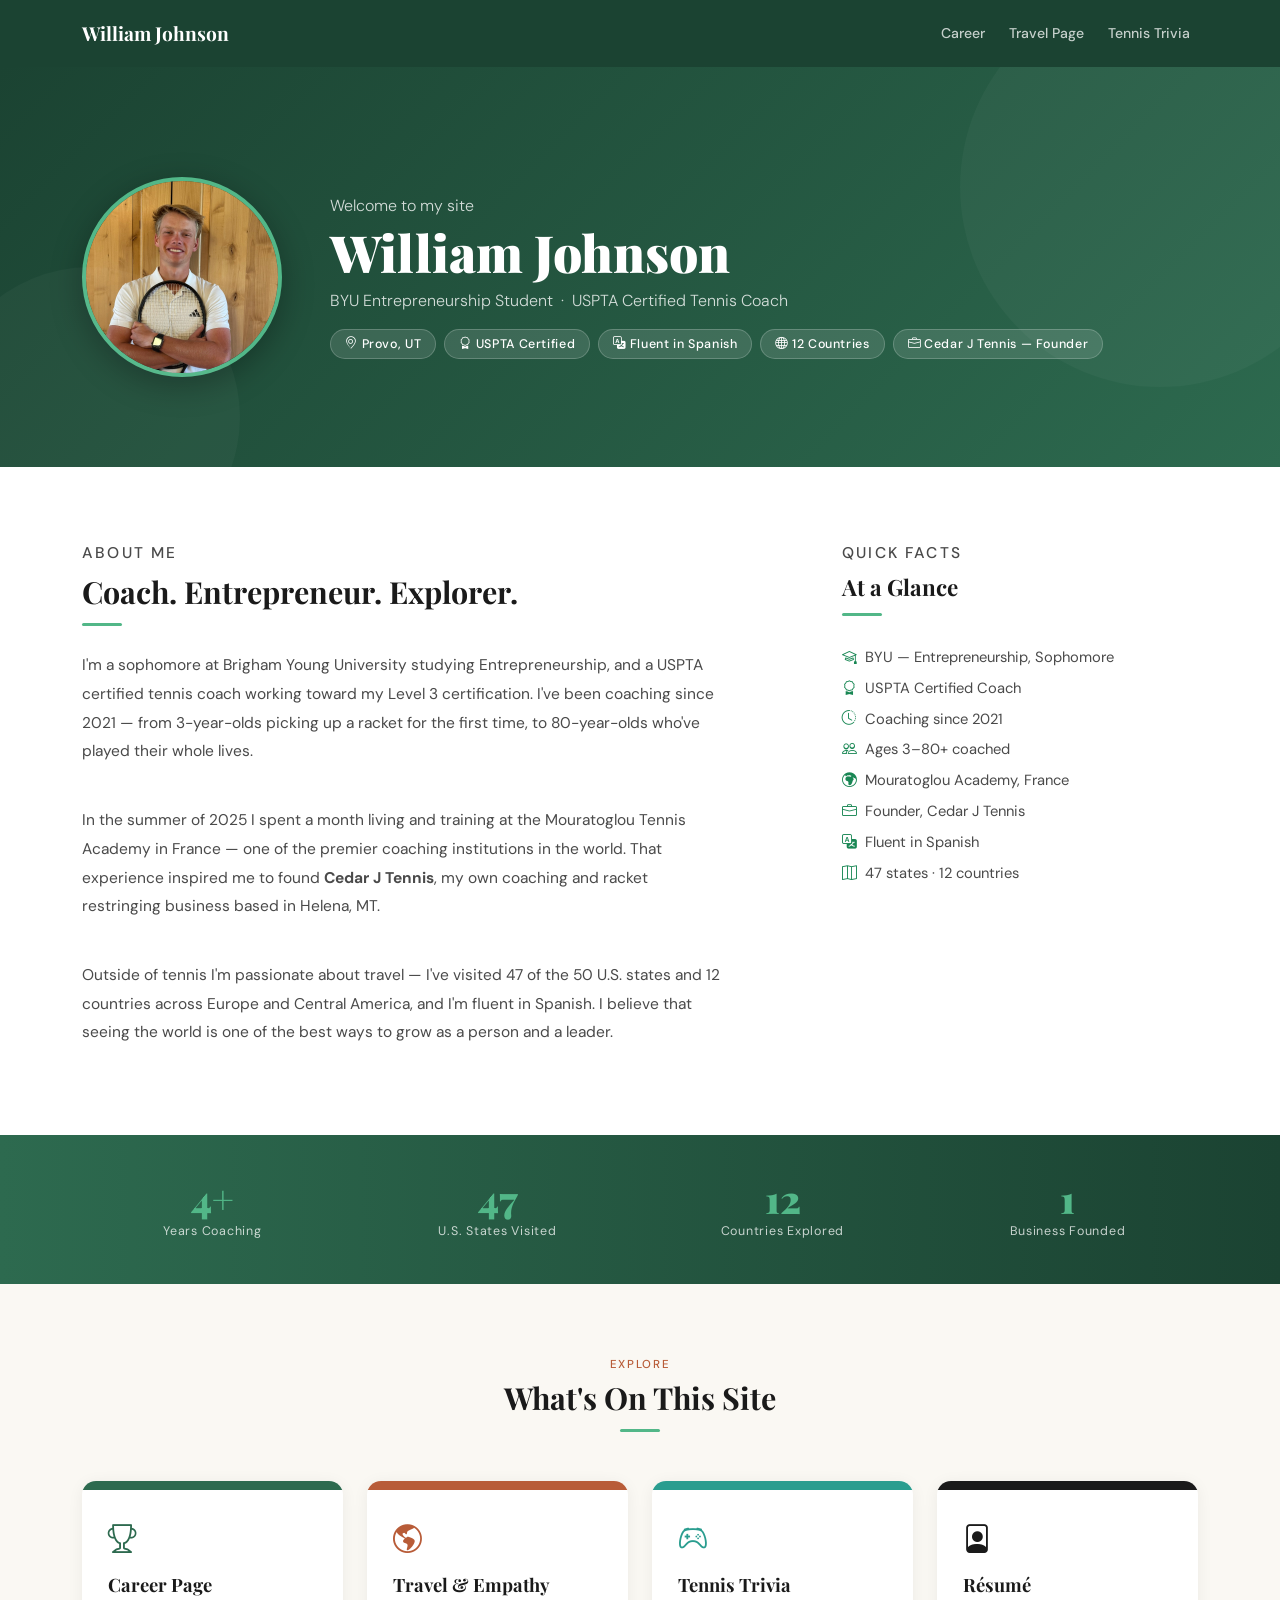
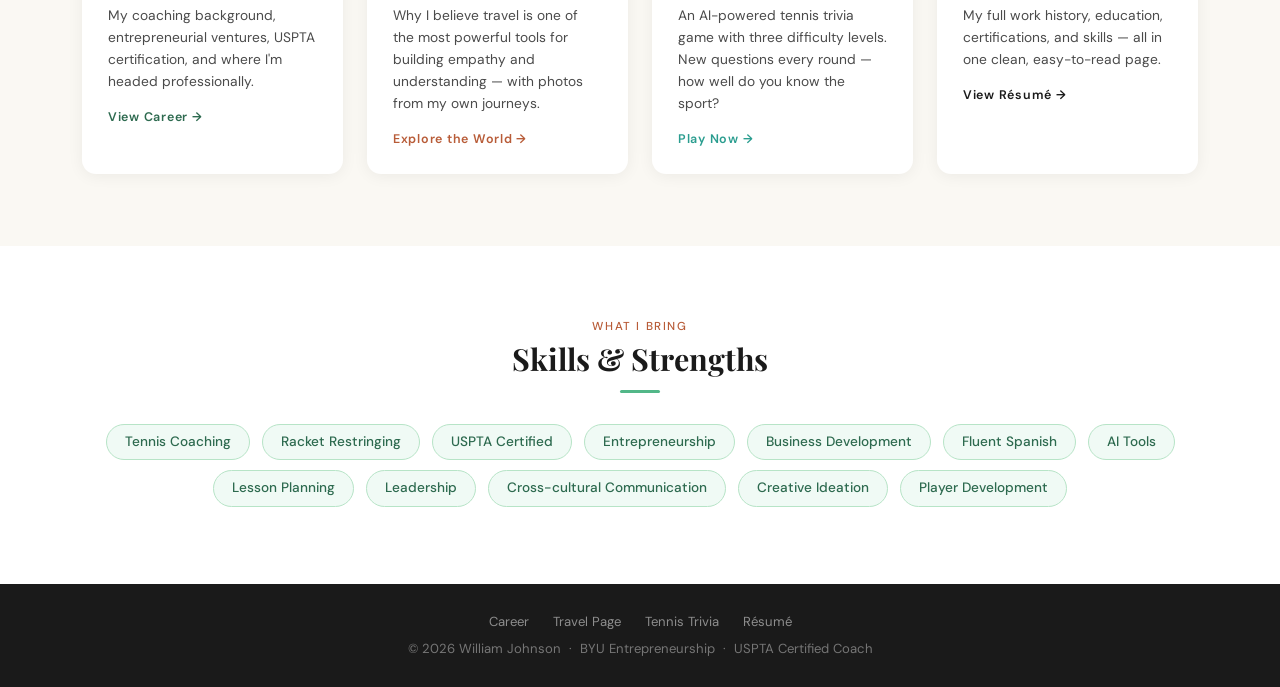
<file: index.html>
<!DOCTYPE html>
<html lang="en">
<head>
  <meta charset="UTF-8"/>
  <meta name="viewport" content="width=device-width, initial-scale=1.0"/>
  <title>William Johnson</title>

  <!-- Bootstrap 5 -->
  <link href="https://cdn.jsdelivr.net/npm/bootstrap@5.3.2/dist/css/bootstrap.min.css" rel="stylesheet"/>
  <!-- Google Fonts -->
  <link href="https://fonts.googleapis.com/css2?family=Playfair+Display:wght@700;900&family=DM+Sans:wght@300;400;500&display=swap" rel="stylesheet"/>
  <!-- Bootstrap Icons -->
  <link href="https://cdn.jsdelivr.net/npm/bootstrap-icons@1.11.3/font/bootstrap-icons.min.css" rel="stylesheet"/>

  <style>
    :root {
      --green:       #2d6a4f;
      --green-dark:  #1b4332;
      --green-light: #52b788;
      --clay:        #b85c38;
      --cream:       #faf8f3;
      --dark:        #1a1a1a;
      --mid:         #4a4a4a;
    }

    body {
      font-family: 'DM Sans', sans-serif;
      background-color: var(--cream);
      color: var(--dark);
    }

    h1, h2, h3 {
      font-family: 'Playfair Display', serif;
    }

    /* ── Navbar ── */
    .navbar {
      background-color: var(--green-dark);
      padding: 14px 0;
    }
    .navbar-brand {
      font-family: 'Playfair Display', serif;
      font-size: 1.2rem;
      color: #fff !important;
      font-weight: 700;
    }
    .nav-link {
      color: rgba(255,255,255,0.75) !important;
      font-size: 0.88rem;
      font-weight: 500;
      transition: color 0.15s;
    }
    .nav-link:hover { color: #fff !important; }

    /* ── Hero ── */
    .hero {
      background: linear-gradient(135deg, var(--green-dark) 0%, var(--green) 100%);
      color: #fff;
      padding: 110px 0 90px;
      position: relative;
      overflow: hidden;
    }
    .hero::before {
      content: '';
      position: absolute;
      top: -80px; right: -80px;
      width: 400px; height: 400px;
      border-radius: 50%;
      background: rgba(255,255,255,0.03);
    }
    .hero::after {
      content: '';
      position: absolute;
      bottom: -100px; left: -60px;
      width: 300px; height: 300px;
      border-radius: 50%;
      background: rgba(255,255,255,0.03);
    }
    .hero-photo {
      width: 200px;
      height: 200px;
      object-fit: cover;
      object-position: top;
      border-radius: 50%;
      border: 4px solid var(--green-light);
      box-shadow: 0 8px 32px rgba(0,0,0,0.3);
    }
    .hero h1 {
      font-size: 3.2rem;
      font-weight: 900;
      color: #fff;
      line-height: 1.1;
    }
    .hero-sub {
      font-size: 1rem;
      opacity: 0.8;
      font-weight: 300;
      margin-bottom: 6px;
    }
    .hero-tags {
      display: flex;
      flex-wrap: wrap;
      gap: 8px;
      margin-top: 16px;
    }
    .hero-tag {
      background: rgba(255,255,255,0.12);
      color: #fff;
      font-size: 0.78rem;
      font-weight: 500;
      letter-spacing: 0.05em;
      padding: 5px 14px;
      border-radius: 100px;
      border: 1px solid rgba(255,255,255,0.2);
    }

    /* ── Section labels ── */
    .section-label {
      font-size: 0.72rem;
      font-weight: 500;
      letter-spacing: 0.14em;
      text-transform: uppercase;
      color: var(--clay);
      margin-bottom: 6px;
    }
    .section-title {
      font-size: 1.9rem;
      font-weight: 700;
      margin-bottom: 0.8rem;
    }
    .divider-green {
      width: 40px;
      height: 3px;
      background: var(--green-light);
      border-radius: 2px;
      margin-bottom: 1.6rem;
    }

    /* ── About strip ── */
    .about-section {
      background: #fff;
      padding: 72px 0;
    }
    .about-section p {
      color: var(--mid);
      font-size: 0.97rem;
      line-height: 1.85;
    }

    /* ── Stat bar ── */
    .stat-bar {
      background: linear-gradient(90deg, var(--green) 0%, var(--green-dark) 100%);
      padding: 44px 0;
      color: #fff;
    }
    .stat-number {
      font-family: 'Playfair Display', serif;
      font-size: 2.4rem;
      font-weight: 900;
      line-height: 1;
      color: var(--green-light);
    }
    .stat-label {
      font-size: 0.78rem;
      opacity: 0.75;
      letter-spacing: 0.06em;
      margin-top: 4px;
    }

    /* ── Page cards ── */
    .pages-section {
      padding: 72px 0;
      background: var(--cream);
    }
    .page-card {
      background: #fff;
      border-radius: 14px;
      overflow: hidden;
      height: 100%;
      box-shadow: 0 2px 16px rgba(0,0,0,0.06);
      transition: transform 0.2s, box-shadow 0.2s;
      text-decoration: none;
      color: inherit;
      display: block;
    }
    .page-card:hover {
      transform: translateY(-5px);
      box-shadow: 0 12px 32px rgba(0,0,0,0.1);
      color: inherit;
      text-decoration: none;
    }
    .card-banner {
      height: 9px;
    }
    .banner-green { background: var(--green); }
    .banner-clay  { background: var(--clay); }
    .banner-dark  { background: var(--dark); }
    .banner-teal  { background: #2a9d8f; }

    .card-body-custom {
      padding: 28px 26px 24px;
    }
    .card-icon {
      font-size: 1.8rem;
      margin-bottom: 12px;
      color: var(--green);
    }
    .card-body-custom h3 {
      font-size: 1.15rem;
      font-weight: 700;
      margin-bottom: 8px;
      font-family: 'Playfair Display', serif;
    }
    .card-body-custom p {
      font-size: 0.86rem;
      color: var(--mid);
      line-height: 1.6;
      margin: 0;
    }
    .card-link-label {
      font-size: 0.78rem;
      font-weight: 600;
      color: var(--green);
      letter-spacing: 0.06em;
      margin-top: 16px;
      display: inline-block;
    }

    /* ── Skills section ── */
    .skills-section {
      background: #fff;
      padding: 72px 0;
    }
    .skill-pill {
      display: inline-block;
      background: #f0faf5;
      color: var(--green);
      border: 1px solid #b7e4c7;
      border-radius: 100px;
      padding: 7px 18px;
      font-size: 0.85rem;
      font-weight: 500;
      margin: 5px 4px;
    }

    /* ── Footer ── */
    footer {
      background: var(--dark);
      color: rgba(255,255,255,0.4);
      text-align: center;
      padding: 28px 0;
      font-size: 0.82rem;
    }
    footer a {
      color: rgba(255,255,255,0.5);
      text-decoration: none;
      margin: 0 10px;
    }
    footer a:hover { color: #fff; }

    @media (max-width: 576px) {
      .hero h1 { font-size: 2.2rem; }
      .hero-photo { width: 150px; height: 150px; }
    }
  </style>
</head>
<body>

  <!-- Navbar -->
  <nav class="navbar navbar-expand-md">
    <div class="container">
      <a class="navbar-brand" href="index.html">William Johnson</a>
      <button class="navbar-toggler" type="button" data-bs-toggle="collapse" data-bs-target="#navMenu"
        style="border-color:rgba(255,255,255,0.3);">
        <span class="navbar-toggler-icon" style="filter:invert(1);"></span>
      </button>
      <div class="collapse navbar-collapse" id="navMenu">
        <ul class="navbar-nav ms-auto gap-2">
          <li class="nav-item"><a class="nav-link" href="career.html">Career</a></li>
          <li class="nav-item"><a class="nav-link" href="scratch.html">Travel Page</a></li>
          <li class="nav-item"><a class="nav-link" href="app.html">Tennis Trivia</a></li>
        </ul>
      </div>
    </div>
  </nav>

  <!-- Hero -->
  <section class="hero">
    <div class="container">
      <div class="row align-items-center g-5">
        <div class="col-md-auto text-center">
          <img src="william-johnson.jpeg" alt="William Johnson" class="hero-photo"/>
        </div>
        <div class="col-md">
          <p class="hero-sub">Welcome to my site</p>
          <h1>William Johnson</h1>
          <p class="hero-sub mt-2">BYU Entrepreneurship Student &nbsp;·&nbsp; USPTA Certified Tennis Coach</p>
          <div class="hero-tags">
            <span class="hero-tag"><i class="bi bi-geo-alt me-1"></i>Provo, UT</span>
            <span class="hero-tag"><i class="bi bi-award me-1"></i>USPTA Certified</span>
            <span class="hero-tag"><i class="bi bi-translate me-1"></i>Fluent in Spanish</span>
            <span class="hero-tag"><i class="bi bi-globe me-1"></i>12 Countries</span>
            <span class="hero-tag"><i class="bi bi-briefcase me-1"></i>Cedar J Tennis — Founder</span>
          </div>
        </div>
      </div>
    </div>
  </section>

  <!-- About -->
  <section class="about-section">
    <div class="container">
      <div class="row">
        <div class="col-lg-7">
          <p class="section-label">About Me</p>
          <h2 class="section-title">Coach. Entrepreneur. Explorer.</h2>
          <div class="divider-green"></div>
          <p>
            I'm a sophomore at Brigham Young University studying Entrepreneurship, and a USPTA certified tennis coach working toward my Level 3 certification. I've been coaching since 2021 — from 3-year-olds picking up a racket for the first time, to 80-year-olds who've played their whole lives.
          </p>
          <br/>
          <p>
            In the summer of 2025 I spent a month living and training at the Mouratoglou Tennis Academy in France — one of the premier coaching institutions in the world. That experience inspired me to found <strong>Cedar J Tennis</strong>, my own coaching and racket restringing business based in Helena, MT.
          </p>
          <br/>
          <p>
            Outside of tennis I'm passionate about travel — I've visited 47 of the 50 U.S. states and 12 countries across Europe and Central America, and I'm fluent in Spanish. I believe that seeing the world is one of the best ways to grow as a person and a leader.
          </p>
        </div>
        <div class="col-lg-4 offset-lg-1 mt-5 mt-lg-0">
          <p class="section-label">Quick Facts</p>
          <h2 class="section-title" style="font-size:1.4rem;">At a Glance</h2>
          <div class="divider-green"></div>
          <ul class="list-unstyled" style="font-size:0.92rem; color:var(--mid); line-height:2.1;">
            <li><i class="bi bi-mortarboard me-2 text-success"></i>BYU — Entrepreneurship, Sophomore</li>
            <li><i class="bi bi-award me-2 text-success"></i>USPTA Certified Coach</li>
            <li><i class="bi bi-clock-history me-2 text-success"></i>Coaching since 2021</li>
            <li><i class="bi bi-people me-2 text-success"></i>Ages 3–80+ coached</li>
            <li><i class="bi bi-globe-europe-africa me-2 text-success"></i>Mouratoglou Academy, France</li>
            <li><i class="bi bi-briefcase me-2 text-success"></i>Founder, Cedar J Tennis</li>
            <li><i class="bi bi-translate me-2 text-success"></i>Fluent in Spanish</li>
            <li><i class="bi bi-map me-2 text-success"></i>47 states · 12 countries</li>
          </ul>
        </div>
      </div>
    </div>
  </section>

  <!-- Stat Bar -->
  <div class="stat-bar">
    <div class="container">
      <div class="row text-center g-4">
        <div class="col-6 col-md-3">
          <div class="stat-number">4+</div>
          <div class="stat-label">Years Coaching</div>
        </div>
        <div class="col-6 col-md-3">
          <div class="stat-number">47</div>
          <div class="stat-label">U.S. States Visited</div>
        </div>
        <div class="col-6 col-md-3">
          <div class="stat-number">12</div>
          <div class="stat-label">Countries Explored</div>
        </div>
        <div class="col-6 col-md-3">
          <div class="stat-number">1</div>
          <div class="stat-label">Business Founded</div>
        </div>
      </div>
    </div>
  </div>

  <!-- Page Cards -->
  <section class="pages-section">
    <div class="container">
      <p class="section-label text-center">Explore</p>
      <h2 class="section-title text-center">What's On This Site</h2>
      <div class="divider-green mx-auto"></div>
      <div class="row g-4 mt-2">

        <div class="col-md-6 col-lg-3">
          <a href="career.html" class="page-card">
            <div class="card-banner banner-green"></div>
            <div class="card-body-custom">
              <div class="card-icon"><i class="bi bi-trophy"></i></div>
              <h3>Career Page</h3>
              <p>My coaching background, entrepreneurial ventures, USPTA certification, and where I'm headed professionally.</p>
              <span class="card-link-label">View Career →</span>
            </div>
          </a>
        </div>

        <div class="col-md-6 col-lg-3">
          <a href="scratch.html" class="page-card">
            <div class="card-banner banner-clay"></div>
            <div class="card-body-custom">
              <div class="card-icon" style="color:var(--clay);"><i class="bi bi-globe-americas"></i></div>
              <h3>Travel & Empathy</h3>
              <p>Why I believe travel is one of the most powerful tools for building empathy and understanding — with photos from my own journeys.</p>
              <span class="card-link-label" style="color:var(--clay);">Explore the World →</span>
            </div>
          </a>
        </div>

        <div class="col-md-6 col-lg-3">
          <a href="app.html" class="page-card">
            <div class="card-banner banner-teal"></div>
            <div class="card-body-custom">
              <div class="card-icon" style="color:#2a9d8f;"><i class="bi bi-controller"></i></div>
              <h3>Tennis Trivia</h3>
              <p>An AI-powered tennis trivia game with three difficulty levels. New questions every round — how well do you know the sport?</p>
              <span class="card-link-label" style="color:#2a9d8f;">Play Now →</span>
            </div>
          </a>
        </div>

        <div class="col-md-6 col-lg-3">
          <a href="resume.html" class="page-card">
            <div class="card-banner banner-dark"></div>
            <div class="card-body-custom">
              <div class="card-icon" style="color:var(--dark);"><i class="bi bi-file-person"></i></div>
              <h3>Résumé</h3>
              <p>My full work history, education, certifications, and skills — all in one clean, easy-to-read page.</p>
              <span class="card-link-label" style="color:var(--dark);">View Résumé →</span>
            </div>
          </a>
        </div>

      </div>
    </div>
  </section>

  <!-- Skills -->
  <section class="skills-section">
    <div class="container text-center">
      <p class="section-label">What I Bring</p>
      <h2 class="section-title">Skills & Strengths</h2>
      <div class="divider-green mx-auto"></div>
      <div class="mt-3">
        <span class="skill-pill">Tennis Coaching</span>
        <span class="skill-pill">Racket Restringing</span>
        <span class="skill-pill">USPTA Certified</span>
        <span class="skill-pill">Entrepreneurship</span>
        <span class="skill-pill">Business Development</span>
        <span class="skill-pill">Fluent Spanish</span>
        <span class="skill-pill">AI Tools</span>
        <span class="skill-pill">Lesson Planning</span>
        <span class="skill-pill">Leadership</span>
        <span class="skill-pill">Cross-cultural Communication</span>
        <span class="skill-pill">Creative Ideation</span>
        <span class="skill-pill">Player Development</span>
      </div>
    </div>
  </section>

  <!-- Footer -->
  <footer>
    <div class="container">
      <p class="mb-2">
        <a href="career.html">Career</a>
        <a href="scratch.html">Travel Page</a>
        <a href="app.html">Tennis Trivia</a>
        <a href="resume.html">Résumé</a>
      </p>
      <p class="mb-0">© 2026 William Johnson &nbsp;·&nbsp; BYU Entrepreneurship &nbsp;·&nbsp; USPTA Certified Coach</p>
    </div>
  </footer>

  <script src="https://cdn.jsdelivr.net/npm/bootstrap@5.3.2/dist/js/bootstrap.bundle.min.js"></script>
</body>
</html>
</file>
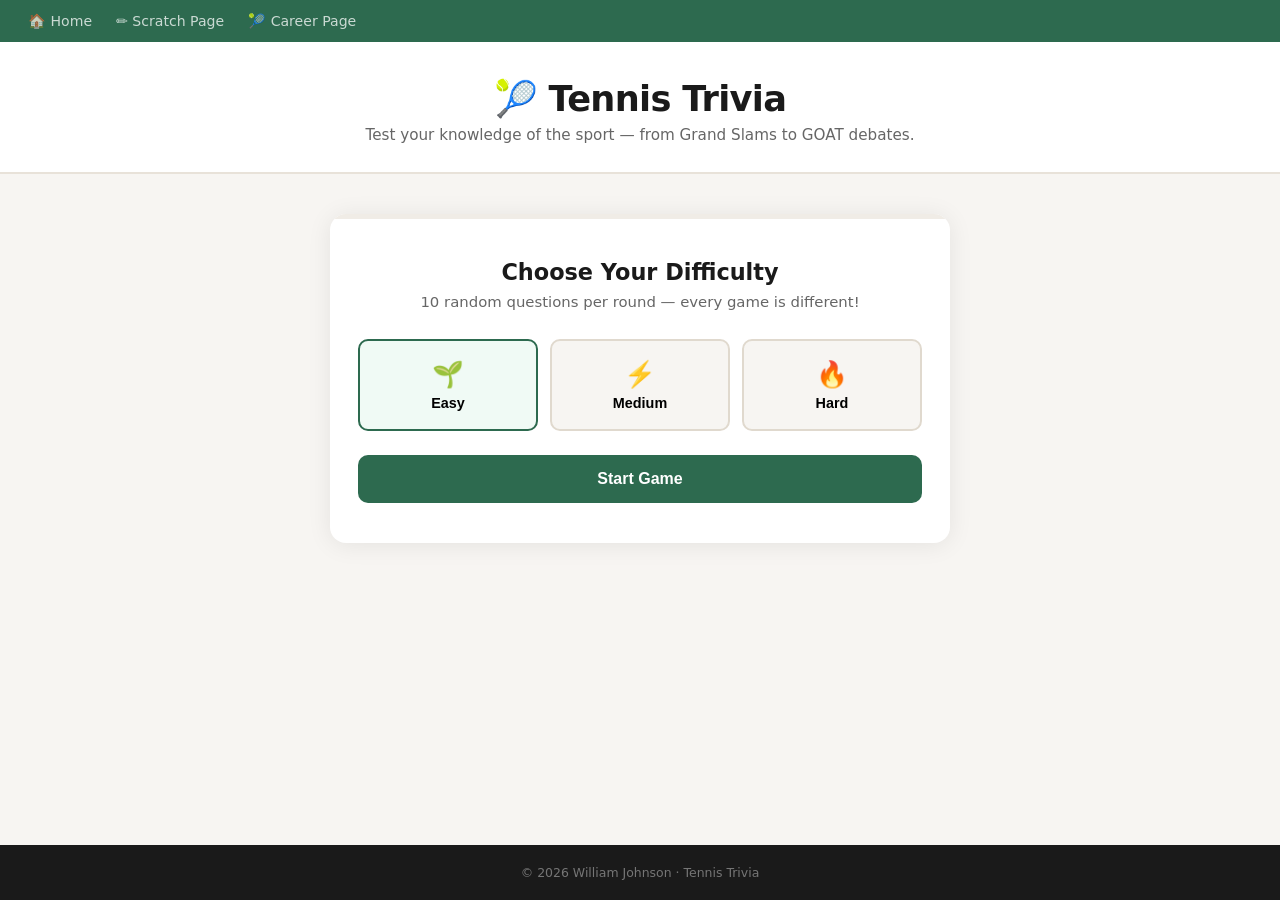
<file: app.html>
<!DOCTYPE html>
<html lang="en">
<head>
  <meta charset="UTF-8"/>
  <meta name="viewport" content="width=device-width, initial-scale=1.0"/>
  <title>Tennis Trivia — William Johnson</title>
  <style>
    * { margin: 0; padding: 0; box-sizing: border-box; }
    body { font-family: 'Segoe UI', system-ui, sans-serif; background: #f7f5f2; color: #1a1a1a; min-height: 100vh; display: flex; flex-direction: column; }
    nav { background: #2d6a4f; padding: 13px 28px; display: flex; gap: 24px; }
    nav a { color: rgba(255,255,255,0.75); text-decoration: none; font-size: 0.88rem; font-weight: 500; transition: color 0.15s; }
    nav a:hover { color: #fff; }
    header { background: #fff; border-bottom: 2px solid #e8e2d9; padding: 36px 24px 28px; text-align: center; }
    header h1 { font-size: 2.2rem; font-weight: 700; color: #1a1a1a; letter-spacing: -0.02em; }
    header p { color: #666; margin-top: 6px; font-size: 0.95rem; }
    main { flex: 1; display: flex; align-items: flex-start; justify-content: center; padding: 40px 20px 60px; }
    .game-card { background: #fff; border-radius: 16px; box-shadow: 0 2px 24px rgba(0,0,0,0.08); width: 100%; max-width: 620px; overflow: hidden; }
    .progress-bar-wrap { height: 5px; background: #f0ece6; }
    .progress-bar-fill { height: 5px; background: #2d6a4f; transition: width 0.4s ease; width: 0%; }
    .score-strip { display: flex; justify-content: space-between; padding: 14px 24px; background: #f7f5f2; border-bottom: 1px solid #e8e2d9; font-size: 0.85rem; color: #555; font-weight: 500; }
    .score-strip span { color: #2d6a4f; font-weight: 700; }
    .question-area { padding: 32px 28px 24px; }
    .difficulty-badge { display: inline-block; font-size: 0.7rem; font-weight: 700; letter-spacing: 0.1em; text-transform: uppercase; padding: 3px 10px; border-radius: 100px; margin-bottom: 14px; }
    .badge-easy   { background: #d1fae5; color: #065f46; }
    .badge-medium { background: #fef3c7; color: #92400e; }
    .badge-hard   { background: #fee2e2; color: #991b1b; }
    .question-text { font-size: 1.18rem; font-weight: 600; line-height: 1.5; color: #111; min-height: 64px; }
    .answers { padding: 0 28px 28px; display: grid; grid-template-columns: 1fr 1fr; gap: 12px; }
    .answer-btn { background: #f7f5f2; border: 2px solid #e0d9ce; border-radius: 10px; padding: 14px 16px; font-size: 0.93rem; font-weight: 500; color: #1a1a1a; cursor: pointer; text-align: left; transition: border-color 0.15s, background 0.15s, transform 0.1s; line-height: 1.35; }
    .answer-btn:hover:not(:disabled) { border-color: #2d6a4f; background: #f0faf5; transform: translateY(-1px); }
    .answer-btn:disabled { cursor: default; }
    .answer-btn.correct { background: #d1fae5; border-color: #2d6a4f; color: #065f46; }
    .answer-btn.wrong   { background: #fee2e2; border-color: #dc2626; color: #991b1b; }
    .feedback { margin: 0 28px 20px; padding: 14px 18px; border-radius: 10px; font-size: 0.9rem; line-height: 1.5; display: none; }
    .feedback.show { display: block; }
    .feedback.correct-fb { background: #ecfdf5; color: #065f46; border-left: 3px solid #2d6a4f; }
    .feedback.wrong-fb   { background: #fef2f2; color: #991b1b; border-left: 3px solid #dc2626; }
    .next-wrap { padding: 0 28px 28px; display: none; }
    .next-wrap.show { display: block; }
    .next-btn { width: 100%; background: #2d6a4f; color: #fff; border: none; border-radius: 10px; padding: 14px; font-size: 1rem; font-weight: 600; cursor: pointer; transition: background 0.15s; }
    .next-btn:hover { background: #235c42; }
    .results { padding: 48px 28px; text-align: center; display: none; }
    .results.show { display: block; }
    .results-emoji { font-size: 3.5rem; margin-bottom: 12px; }
    .results h2 { font-size: 1.7rem; font-weight: 700; margin-bottom: 8px; }
    .final-score { font-size: 3rem; font-weight: 700; color: #2d6a4f; margin: 16px 0; }
    .results p { color: #555; font-size: 0.95rem; margin-bottom: 28px; }
    .restart-btn { background: #2d6a4f; color: #fff; border: none; border-radius: 10px; padding: 14px 36px; font-size: 1rem; font-weight: 600; cursor: pointer; transition: background 0.15s; }
    .restart-btn:hover { background: #235c42; }
    .start-screen { padding: 40px 28px; text-align: center; }
    .start-screen h2 { font-size: 1.4rem; font-weight: 700; margin-bottom: 8px; }
    .start-screen p  { color: #666; font-size: 0.93rem; margin-bottom: 28px; }
    .diff-grid { display: grid; grid-template-columns: repeat(3, 1fr); gap: 12px; margin-bottom: 24px; }
    .diff-btn { padding: 18px 10px; border-radius: 10px; border: 2px solid #e0d9ce; background: #f7f5f2; cursor: pointer; font-size: 0.9rem; font-weight: 600; transition: border-color 0.15s, background 0.15s; }
    .diff-btn .diff-icon { font-size: 1.6rem; display: block; margin-bottom: 6px; }
    .diff-btn:hover, .diff-btn.selected { border-color: #2d6a4f; background: #f0faf5; }
    .start-btn { width: 100%; background: #2d6a4f; color: #fff; border: none; border-radius: 10px; padding: 15px; font-size: 1rem; font-weight: 600; cursor: pointer; transition: background 0.15s; }
    .start-btn:hover { background: #235c42; }
    footer { background: #1a1a1a; color: rgba(255,255,255,0.4); text-align: center; padding: 20px; font-size: 0.78rem; }
    @media (max-width: 480px) { .answers { grid-template-columns: 1fr; } .diff-grid { grid-template-columns: 1fr; } }
  </style>
</head>
<body>

<nav>
  <a href="index.html">🏠 Home</a>
  <a href="scratch.html">✏️ Scratch Page</a>
  <a href="career.html">🎾 Career Page</a>
</nav>

<header>
  <h1>🎾 Tennis Trivia</h1>
  <p>Test your knowledge of the sport — from Grand Slams to GOAT debates.</p>
</header>

<main>
  <div class="game-card">
    <div class="progress-bar-wrap"><div class="progress-bar-fill" id="progressBar"></div></div>
    <div class="score-strip" id="scoreStrip" style="display:none">
      <div>Question <span id="qNum">1</span> of 10</div>
      <div>Score: <span id="scoreDisplay">0</span></div>
    </div>

    <div class="start-screen" id="startScreen">
      <h2>Choose Your Difficulty</h2>
      <p>10 random questions per round — every game is different!</p>
      <div class="diff-grid">
        <button class="diff-btn selected" data-diff="easy" onclick="selectDiff(this)"><span class="diff-icon">🌱</span>Easy</button>
        <button class="diff-btn" data-diff="medium" onclick="selectDiff(this)"><span class="diff-icon">⚡</span>Medium</button>
        <button class="diff-btn" data-diff="hard" onclick="selectDiff(this)"><span class="diff-icon">🔥</span>Hard</button>
      </div>
      <button class="start-btn" onclick="startGame()">Start Game</button>
    </div>

    <div id="questionScreen" style="display:none">
      <div class="question-area">
        <div class="difficulty-badge" id="diffBadge"></div>
        <div class="question-text" id="questionText"></div>
      </div>
      <div class="answers" id="answersGrid"></div>
      <div class="feedback" id="feedback"></div>
      <div class="next-wrap" id="nextWrap">
        <button class="next-btn" id="nextBtn" onclick="nextQuestion()">Next Question →</button>
      </div>
    </div>

    <div class="results" id="resultsScreen">
      <div class="results-emoji" id="resultsEmoji"></div>
      <h2 id="resultsTitle"></h2>
      <div class="final-score" id="finalScore"></div>
      <p id="resultsMsg"></p>
      <button class="restart-btn" onclick="restartGame()">Play Again</button>
    </div>
  </div>
</main>

<footer>© 2026 William Johnson · Tennis Trivia</footer>

<script>
const ALL_QUESTIONS = {
  easy: [
    { question: "How many Grand Slam tournaments are there in tennis?", answers: ["2","3","4","5"], correct: 2, explanation: "There are 4 Grand Slams: Australian Open, French Open, Wimbledon, and US Open." },
    { question: "What surface is Wimbledon played on?", answers: ["Clay","Grass","Hard court","Carpet"], correct: 1, explanation: "Wimbledon is the only Grand Slam played on grass courts." },
    { question: "What does 'love' mean in tennis scoring?", answers: ["15 points","30 points","A win","Zero points"], correct: 3, explanation: "'Love' is the tennis term for zero points." },
    { question: "Which Grand Slam is played on clay?", answers: ["Wimbledon","US Open","French Open","Australian Open"], correct: 2, explanation: "The French Open (Roland Garros) is the only Grand Slam played on clay." },
    { question: "How many sets does a standard men's Grand Slam match last?", answers: ["Best of 3","Best of 5","Best of 7","Best of 2"], correct: 1, explanation: "Men's Grand Slam matches are best of 5 sets." },
    { question: "What is the term for a serve the opponent cannot touch?", answers: ["Ace","Fault","Let","Drop shot"], correct: 0, explanation: "An ace is a serve that lands in and the opponent fails to touch." },
    { question: "Which country hosts the Australian Open?", answers: ["UK","France","USA","Australia"], correct: 3, explanation: "The Australian Open is held in Melbourne, Australia every January." },
    { question: "What score comes after 'deuce'?", answers: ["Game","Advantage","Set point","Match point"], correct: 1, explanation: "After deuce (40-40), the next point gives one player 'advantage'." },
    { question: "What is a 'double fault'?", answers: ["Two aces in a row","Missing both serve attempts","Hitting the net twice","Two unforced errors"], correct: 1, explanation: "A double fault occurs when a player misses both their first and second serve." },
    { question: "Which Grand Slam is held last in the calendar year?", answers: ["French Open","Wimbledon","US Open","Australian Open"], correct: 2, explanation: "The US Open is held in August–September, the last Grand Slam of the year." },
    { question: "What is it called when the score is 40-40?", answers: ["Tie","Deuce","Draw","Even"], correct: 1, explanation: "When both players reach 40, the score is called 'deuce'." },
    { question: "How many players are on each side in doubles?", answers: ["1","2","3","4"], correct: 1, explanation: "Doubles tennis is played with 2 players on each side of the net." },
    { question: "What color are tennis balls?", answers: ["White","Orange","Yellow","Green"], correct: 2, explanation: "Tennis balls are yellow-green, often called yellow." },
    { question: "What is the net called when the serve hits it but still lands in?", answers: ["Fault","Let","Ace","Out"], correct: 1, explanation: "A 'let' is when the serve clips the net but still lands in the service box — it is replayed." },
    { question: "Which player has won the most Grand Slam titles overall?", answers: ["Roger Federer","Rafael Nadal","Novak Djokovic","Serena Williams"], correct: 2, explanation: "Novak Djokovic holds the men's record with 24 Grand Slam titles." },
  ],
  medium: [
    { question: "How many Grand Slam titles did Roger Federer win?", answers: ["17","18","19","20"], correct: 3, explanation: "Roger Federer won 20 Grand Slam singles titles before retiring in 2022." },
    { question: "Which surface does Rafael Nadal dominate?", answers: ["Grass","Hard court","Clay","Carpet"], correct: 2, explanation: "Nadal won 14 French Opens on clay, earning him the nickname 'King of Clay'." },
    { question: "What does 'ATP' stand for?", answers: ["American Tennis Program","Association of Tennis Professionals","Athletic Tennis Players","Australian Tennis Partnership"], correct: 1, explanation: "ATP stands for Association of Tennis Professionals." },
    { question: "What does 'WTA' stand for?", answers: ["World Tennis Association","Women's Tennis Association","World Tennis Authority","Women's Tennis Academy"], correct: 1, explanation: "WTA stands for Women's Tennis Association." },
    { question: "What is a 'bagel' in tennis slang?", answers: ["A 7-5 set","A 6-0 set","A tiebreak","A wild card"], correct: 1, explanation: "A 'bagel' means winning or losing a set 6-0." },
    { question: "Which city hosts the French Open?", answers: ["Nice","Lyon","Paris","Marseille"], correct: 2, explanation: "The French Open is held at Roland Garros in Paris, France." },
    { question: "What is a 'break' in tennis?", answers: ["A rest period","Winning a game on your opponent's serve","A tiebreak","An injury timeout"], correct: 1, explanation: "A break occurs when you win a game while your opponent is serving." },
    { question: "Which Grand Slams are played on hard courts?", answers: ["French Open only","Wimbledon only","Australian Open and US Open","All four"], correct: 2, explanation: "Both the Australian Open and US Open are played on hard courts." },
    { question: "How long was the longest match in Grand Slam history?", answers: ["7 hours","9 hours","11 hours","13 hours"], correct: 2, explanation: "The Isner-Mahut match at Wimbledon 2010 lasted 11 hours and 5 minutes over 3 days." },
    { question: "What year did Serena Williams win her first Grand Slam?", answers: ["1995","1997","1999","2001"], correct: 2, explanation: "Serena Williams won her first Grand Slam at the 1999 US Open at age 17." },
    { question: "What is a tiebreak typically played to?", answers: ["5 points","7 points","10 points","15 points"], correct: 1, explanation: "A standard tiebreak is played to 7 points, win by 2." },
    { question: "Which player is known as the 'Swiss Maestro'?", answers: ["Stan Wawrinka","Roger Federer","Marc Rosset","Martina Hingis"], correct: 1, explanation: "Roger Federer is widely known as the 'Swiss Maestro' for his elegant playing style." },
    { question: "What is the name of the main court at Roland Garros?", answers: ["Court Philippe-Chatrier","Court Suzanne-Lenglen","Court Arthur Ashe","Centre Court"], correct: 0, explanation: "Court Philippe-Chatrier is the main showcase court at Roland Garros." },
    { question: "Who won the first US Open in the Open Era (1968)?", answers: ["Arthur Ashe","Rod Laver","Virginia Wade","Virginia Ruzici"], correct: 0, explanation: "Arthur Ashe won the inaugural US Open in the Open Era in 1968." },
    { question: "What is the maximum number of points in a single game before deuce?", answers: ["3","4","5","6"], correct: 1, explanation: "A game has points 15, 30, 40, and game — 4 points if no deuce." },
  ],
  hard: [
    { question: "Who holds the record for most aces in a single Grand Slam match?", answers: ["John Isner","Ivo Karlovic","Roger Federer","Andy Roddick"], correct: 0, explanation: "John Isner hit 113 aces against Nicolas Mahut at Wimbledon 2010." },
    { question: "What is the 'tweener' shot?", answers: ["A drop shot","A between-the-legs shot","A behind-the-back shot","A jumping smash"], correct: 1, explanation: "The tweener is a between-the-legs shot hit while running away from the net." },
    { question: "Who won the Golden Slam in 1988?", answers: ["Boris Becker","Ivan Lendl","Steffi Graf","Martina Navratilova"], correct: 2, explanation: "Steffi Graf won all 4 Grand Slams AND Olympic gold in 1988 — the only Golden Slam ever." },
    { question: "How many times did Pete Sampras win Wimbledon?", answers: ["5","6","7","8"], correct: 2, explanation: "Pete Sampras won Wimbledon 7 times between 1993 and 2000." },
    { question: "What year did the Open Era of tennis begin?", answers: ["1960","1964","1968","1972"], correct: 2, explanation: "The Open Era began in 1968 when Grand Slams opened to professional players." },
    { question: "Who was the last American man to win a Grand Slam singles title?", answers: ["Pete Sampras","Andre Agassi","Andy Roddick","John Isner"], correct: 2, explanation: "Andy Roddick won the 2003 US Open — the last American man to win a Grand Slam." },
    { question: "What does 'USPTA' stand for?", answers: ["United States Professional Tennis Association","US Players and Tennis Authority","United Sports Pro Tennis Academy","US Pro Tennis Alliance"], correct: 0, explanation: "USPTA stands for United States Professional Tennis Association." },
    { question: "Which surface is the slowest in tennis?", answers: ["Hard court","Grass","Clay","Carpet"], correct: 2, explanation: "Clay is the slowest surface — the ball bounces higher and loses more speed." },
    { question: "Who was the youngest Grand Slam winner in the Open Era?", answers: ["Boris Becker","Jennifer Capriati","Martina Hingis","Michael Chang"], correct: 2, explanation: "Martina Hingis won the 1997 Australian Open at 16 years and 3 months." },
    { question: "What is 'SABR' associated with Roger Federer?", answers: ["Serve and backhand return","Sneak Attack By Roger","Short angle baseline rally","Second attempt ball return"], correct: 1, explanation: "SABR stands for 'Sneak Attack By Roger' — rushing the net to intercept a second serve." },
    { question: "Which player spent the most weeks at world number one?", answers: ["Roger Federer","Novak Djokovic","Rafael Nadal","Pete Sampras"], correct: 1, explanation: "Novak Djokovic has spent over 400 weeks at world number one — the most in history." },
    { question: "What is a 'golden set'?", answers: ["Winning 6-0","Winning without losing a single point","Winning in a tiebreak","Winning the first set"], correct: 1, explanation: "A golden set means winning all 24 points in a set — not losing a single point." },
    { question: "Which man has won the most Australian Open titles?", answers: ["Roger Federer","Andre Agassi","Novak Djokovic","Roy Emerson"], correct: 2, explanation: "Novak Djokovic has won the Australian Open a record 10 times." },
    { question: "What is the Eastern grip primarily used for?", answers: ["Serving","Forehand strokes","Backhand slices","Volleys"], correct: 1, explanation: "The Eastern forehand grip is a classic grip used for forehand groundstrokes." },
    { question: "Who won the first Wimbledon title in the Open Era (1968)?", answers: ["Rod Laver","John Newcombe","Arthur Ashe","Ken Rosewall"], correct: 1, explanation: "John Newcombe won the first Wimbledon title in the Open Era in 1968." },
  ]
};

let questions = [], current = 0, score = 0, difficulty = 'easy', answered = false;

function selectDiff(btn) {
  document.querySelectorAll('.diff-btn').forEach(b => b.classList.remove('selected'));
  btn.classList.add('selected');
  difficulty = btn.dataset.diff;
}

function shuffle(arr) {
  const a = [...arr];
  for (let i = a.length - 1; i > 0; i--) {
    const j = Math.floor(Math.random() * (i + 1));
    [a[i], a[j]] = [a[j], a[i]];
  }
  return a;
}

function startGame() {
  questions = shuffle(ALL_QUESTIONS[difficulty]).slice(0, 10);
  current = 0; score = 0;
  document.getElementById('startScreen').style.display = 'none';
  document.getElementById('scoreStrip').style.display = 'flex';
  document.getElementById('scoreDisplay').textContent = 0;
  showQuestion();
}

function showQuestion() {
  answered = false;
  const q = questions[current];
  document.getElementById('progressBar').style.width = ((current / 10) * 100) + '%';
  document.getElementById('qNum').textContent = current + 1;
  const badge = document.getElementById('diffBadge');
  badge.textContent = difficulty.charAt(0).toUpperCase() + difficulty.slice(1);
  badge.className = 'difficulty-badge badge-' + difficulty;
  document.getElementById('questionText').textContent = q.question;
  const grid = document.getElementById('answersGrid');
  grid.innerHTML = '';
  q.answers.forEach((ans, i) => {
    const btn = document.createElement('button');
    btn.className = 'answer-btn';
    btn.textContent = ans;
    btn.onclick = () => handleAnswer(i, btn);
    grid.appendChild(btn);
  });
  document.getElementById('feedback').className = 'feedback';
  document.getElementById('nextWrap').classList.remove('show');
  document.getElementById('questionScreen').style.display = 'block';
  document.getElementById('resultsScreen').classList.remove('show');
}

function handleAnswer(index, btn) {
  if (answered) return;
  answered = true;
  const q = questions[current];
  document.querySelectorAll('.answer-btn').forEach(b => b.disabled = true);
  const fb = document.getElementById('feedback');
  if (index === q.correct) {
    score++;
    btn.classList.add('correct');
    fb.className = 'feedback correct-fb show';
    fb.innerHTML = '✅ Correct! ' + q.explanation;
  } else {
    btn.classList.add('wrong');
    document.querySelectorAll('.answer-btn')[q.correct].classList.add('correct');
    fb.className = 'feedback wrong-fb show';
    fb.innerHTML = '❌ Not quite. ' + q.explanation;
  }
  document.getElementById('scoreDisplay').textContent = score;
  document.getElementById('nextWrap').classList.add('show');
  document.getElementById('nextBtn').textContent = current + 1 < 10 ? 'Next Question →' : 'See Results →';
}

function nextQuestion() {
  current++;
  current < 10 ? showQuestion() : showResults();
}

function showResults() {
  document.getElementById('progressBar').style.width = '100%';
  document.getElementById('questionScreen').style.display = 'none';
  document.getElementById('scoreStrip').style.display = 'none';
  const pct = score / 10;
  let emoji, title, msg;
  if (pct === 1)       { emoji='🏆'; title='Perfect Game!';       msg='Flawless! You know your tennis inside and out.'; }
  else if (pct >= 0.8) { emoji='🎾'; title='Ace Serve!';          msg='Outstanding — you really know the sport.'; }
  else if (pct >= 0.6) { emoji='⚡'; title='Solid Baseline Game'; msg="Good knowledge! A little more practice and you'll be perfect."; }
  else if (pct >= 0.4) { emoji='🎯'; title='Keep Practicing!';    msg='You got some right! Try an easier difficulty to build confidence.'; }
  else                 { emoji='🌱'; title='Just Getting Started'; msg='Tennis is a journey! Try Easy mode and work your way up.'; }
  document.getElementById('resultsEmoji').textContent = emoji;
  document.getElementById('resultsTitle').textContent = title;
  document.getElementById('finalScore').textContent = score + ' / 10';
  document.getElementById('resultsMsg').textContent = msg;
  document.getElementById('resultsScreen').classList.add('show');
}

function restartGame() {
  document.getElementById('resultsScreen').classList.remove('show');
  document.getElementById('progressBar').style.width = '0%';
  document.getElementById('scoreStrip').style.display = 'none';
  document.getElementById('startScreen').style.display = 'block';
  document.getElementById('questionScreen').style.display = 'none';
}
</script>
</body>
</html>
</file>
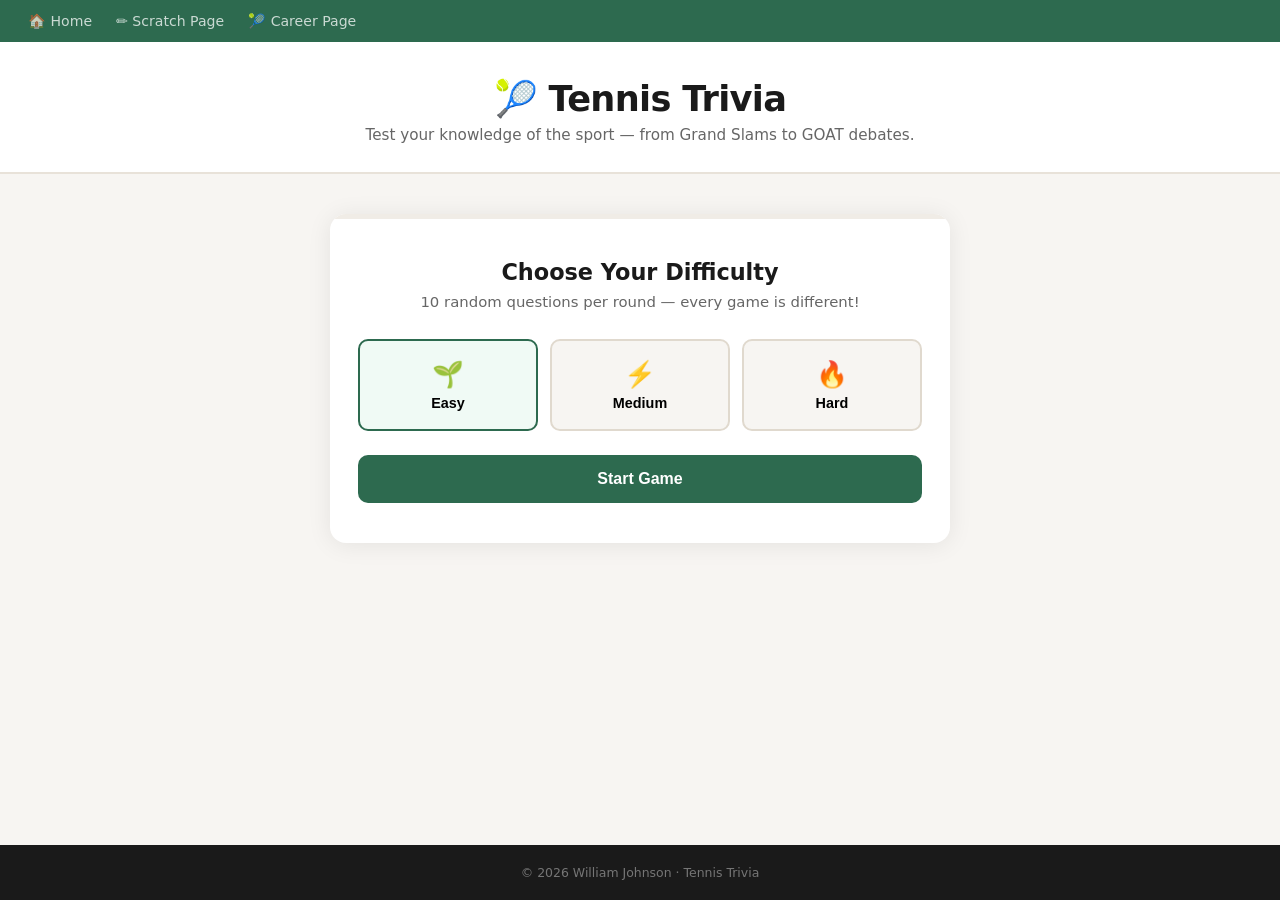
<file: app2.html>
<!DOCTYPE html>
<html lang="en">
<head>
  <meta charset="UTF-8"/>
  <meta name="viewport" content="width=device-width, initial-scale=1.0"/>
  <title>Tennis Trivia — William Johnson</title>
  <style>
    * { margin: 0; padding: 0; box-sizing: border-box; }
    body { font-family: 'Segoe UI', system-ui, sans-serif; background: #f7f5f2; color: #1a1a1a; min-height: 100vh; display: flex; flex-direction: column; }
    nav { background: #2d6a4f; padding: 13px 28px; display: flex; gap: 24px; }
    nav a { color: rgba(255,255,255,0.75); text-decoration: none; font-size: 0.88rem; font-weight: 500; transition: color 0.15s; }
    nav a:hover { color: #fff; }
    header { background: #fff; border-bottom: 2px solid #e8e2d9; padding: 36px 24px 28px; text-align: center; }
    header h1 { font-size: 2.2rem; font-weight: 700; color: #1a1a1a; letter-spacing: -0.02em; }
    header p { color: #666; margin-top: 6px; font-size: 0.95rem; }
    main { flex: 1; display: flex; align-items: flex-start; justify-content: center; padding: 40px 20px 60px; }
    .game-card { background: #fff; border-radius: 16px; box-shadow: 0 2px 24px rgba(0,0,0,0.08); width: 100%; max-width: 620px; overflow: hidden; }
    .progress-bar-wrap { height: 5px; background: #f0ece6; }
    .progress-bar-fill { height: 5px; background: #2d6a4f; transition: width 0.4s ease; width: 0%; }
    .score-strip { display: flex; justify-content: space-between; padding: 14px 24px; background: #f7f5f2; border-bottom: 1px solid #e8e2d9; font-size: 0.85rem; color: #555; font-weight: 500; }
    .score-strip span { color: #2d6a4f; font-weight: 700; }
    .question-area { padding: 32px 28px 24px; }
    .difficulty-badge { display: inline-block; font-size: 0.7rem; font-weight: 700; letter-spacing: 0.1em; text-transform: uppercase; padding: 3px 10px; border-radius: 100px; margin-bottom: 14px; }
    .badge-easy   { background: #d1fae5; color: #065f46; }
    .badge-medium { background: #fef3c7; color: #92400e; }
    .badge-hard   { background: #fee2e2; color: #991b1b; }
    .question-text { font-size: 1.18rem; font-weight: 600; line-height: 1.5; color: #111; min-height: 64px; }
    .answers { padding: 0 28px 28px; display: grid; grid-template-columns: 1fr 1fr; gap: 12px; }
    .answer-btn { background: #f7f5f2; border: 2px solid #e0d9ce; border-radius: 10px; padding: 14px 16px; font-size: 0.93rem; font-weight: 500; color: #1a1a1a; cursor: pointer; text-align: left; transition: border-color 0.15s, background 0.15s, transform 0.1s; line-height: 1.35; }
    .answer-btn:hover:not(:disabled) { border-color: #2d6a4f; background: #f0faf5; transform: translateY(-1px); }
    .answer-btn:disabled { cursor: default; }
    .answer-btn.correct { background: #d1fae5; border-color: #2d6a4f; color: #065f46; }
    .answer-btn.wrong   { background: #fee2e2; border-color: #dc2626; color: #991b1b; }
    .feedback { margin: 0 28px 20px; padding: 14px 18px; border-radius: 10px; font-size: 0.9rem; line-height: 1.5; display: none; }
    .feedback.show { display: block; }
    .feedback.correct-fb { background: #ecfdf5; color: #065f46; border-left: 3px solid #2d6a4f; }
    .feedback.wrong-fb   { background: #fef2f2; color: #991b1b; border-left: 3px solid #dc2626; }
    .next-wrap { padding: 0 28px 28px; display: none; }
    .next-wrap.show { display: block; }
    .next-btn { width: 100%; background: #2d6a4f; color: #fff; border: none; border-radius: 10px; padding: 14px; font-size: 1rem; font-weight: 600; cursor: pointer; transition: background 0.15s; }
    .next-btn:hover { background: #235c42; }
    .results { padding: 48px 28px; text-align: center; display: none; }
    .results.show { display: block; }
    .results-emoji { font-size: 3.5rem; margin-bottom: 12px; }
    .results h2 { font-size: 1.7rem; font-weight: 700; margin-bottom: 8px; }
    .final-score { font-size: 3rem; font-weight: 700; color: #2d6a4f; margin: 16px 0; }
    .results p { color: #555; font-size: 0.95rem; margin-bottom: 28px; }
    .restart-btn { background: #2d6a4f; color: #fff; border: none; border-radius: 10px; padding: 14px 36px; font-size: 1rem; font-weight: 600; cursor: pointer; transition: background 0.15s; }
    .restart-btn:hover { background: #235c42; }
    .start-screen { padding: 40px 28px; text-align: center; }
    .start-screen h2 { font-size: 1.4rem; font-weight: 700; margin-bottom: 8px; }
    .start-screen p  { color: #666; font-size: 0.93rem; margin-bottom: 28px; }
    .diff-grid { display: grid; grid-template-columns: repeat(3, 1fr); gap: 12px; margin-bottom: 24px; }
    .diff-btn { padding: 18px 10px; border-radius: 10px; border: 2px solid #e0d9ce; background: #f7f5f2; cursor: pointer; font-size: 0.9rem; font-weight: 600; transition: border-color 0.15s, background 0.15s; }
    .diff-btn .diff-icon { font-size: 1.6rem; display: block; margin-bottom: 6px; }
    .diff-btn:hover, .diff-btn.selected { border-color: #2d6a4f; background: #f0faf5; }
    .start-btn { width: 100%; background: #2d6a4f; color: #fff; border: none; border-radius: 10px; padding: 15px; font-size: 1rem; font-weight: 600; cursor: pointer; transition: background 0.15s; }
    .start-btn:hover { background: #235c42; }
    footer { background: #1a1a1a; color: rgba(255,255,255,0.4); text-align: center; padding: 20px; font-size: 0.78rem; }
    @media (max-width: 480px) { .answers { grid-template-columns: 1fr; } .diff-grid { grid-template-columns: 1fr; } }
  </style>
</head>
<body>

<nav>
  <a href="index.html">🏠 Home</a>
  <a href="scratch.html">✏️ Scratch Page</a>
  <a href="career.html">🎾 Career Page</a>
</nav>

<header>
  <h1>🎾 Tennis Trivia</h1>
  <p>Test your knowledge of the sport — from Grand Slams to GOAT debates.</p>
</header>

<main>
  <div class="game-card">
    <div class="progress-bar-wrap"><div class="progress-bar-fill" id="progressBar"></div></div>
    <div class="score-strip" id="scoreStrip" style="display:none">
      <div>Question <span id="qNum">1</span> of 10</div>
      <div>Score: <span id="scoreDisplay">0</span></div>
    </div>

    <div class="start-screen" id="startScreen">
      <h2>Choose Your Difficulty</h2>
      <p>10 random questions per round — every game is different!</p>
      <div class="diff-grid">
        <button class="diff-btn selected" data-diff="easy" onclick="selectDiff(this)"><span class="diff-icon">🌱</span>Easy</button>
        <button class="diff-btn" data-diff="medium" onclick="selectDiff(this)"><span class="diff-icon">⚡</span>Medium</button>
        <button class="diff-btn" data-diff="hard" onclick="selectDiff(this)"><span class="diff-icon">🔥</span>Hard</button>
      </div>
      <button class="start-btn" onclick="startGame()">Start Game</button>
    </div>

    <div id="questionScreen" style="display:none">
      <div class="question-area">
        <div class="difficulty-badge" id="diffBadge"></div>
        <div class="question-text" id="questionText"></div>
      </div>
      <div class="answers" id="answersGrid"></div>
      <div class="feedback" id="feedback"></div>
      <div class="next-wrap" id="nextWrap">
        <button class="next-btn" id="nextBtn" onclick="nextQuestion()">Next Question →</button>
      </div>
    </div>

    <div class="results" id="resultsScreen">
      <div class="results-emoji" id="resultsEmoji"></div>
      <h2 id="resultsTitle"></h2>
      <div class="final-score" id="finalScore"></div>
      <p id="resultsMsg"></p>
      <button class="restart-btn" onclick="restartGame()">Play Again</button>
    </div>
  </div>
</main>

<footer>© 2026 William Johnson · Tennis Trivia</footer>

<script>
const ALL_QUESTIONS = {
  easy: [
    { question: "How many Grand Slam tournaments are there in tennis?", answers: ["2","3","4","5"], correct: 2, explanation: "There are 4 Grand Slams: Australian Open, French Open, Wimbledon, and US Open." },
    { question: "What surface is Wimbledon played on?", answers: ["Clay","Grass","Hard court","Carpet"], correct: 1, explanation: "Wimbledon is the only Grand Slam played on grass courts." },
    { question: "What does 'love' mean in tennis scoring?", answers: ["15 points","30 points","A win","Zero points"], correct: 3, explanation: "'Love' is the tennis term for zero points." },
    { question: "Which Grand Slam is played on clay?", answers: ["Wimbledon","US Open","French Open","Australian Open"], correct: 2, explanation: "The French Open (Roland Garros) is the only Grand Slam played on clay." },
    { question: "How many sets does a standard men's Grand Slam match last?", answers: ["Best of 3","Best of 5","Best of 7","Best of 2"], correct: 1, explanation: "Men's Grand Slam matches are best of 5 sets." },
    { question: "What is the term for a serve the opponent cannot touch?", answers: ["Ace","Fault","Let","Drop shot"], correct: 0, explanation: "An ace is a serve that lands in and the opponent fails to touch." },
    { question: "Which country hosts the Australian Open?", answers: ["UK","France","USA","Australia"], correct: 3, explanation: "The Australian Open is held in Melbourne, Australia every January." },
    { question: "What score comes after 'deuce'?", answers: ["Game","Advantage","Set point","Match point"], correct: 1, explanation: "After deuce (40-40), the next point gives one player 'advantage'." },
    { question: "What is a 'double fault'?", answers: ["Two aces in a row","Missing both serve attempts","Hitting the net twice","Two unforced errors"], correct: 1, explanation: "A double fault occurs when a player misses both their first and second serve." },
    { question: "Which Grand Slam is held last in the calendar year?", answers: ["French Open","Wimbledon","US Open","Australian Open"], correct: 2, explanation: "The US Open is held in August–September, the last Grand Slam of the year." },
    { question: "What is it called when the score is 40-40?", answers: ["Tie","Deuce","Draw","Even"], correct: 1, explanation: "When both players reach 40, the score is called 'deuce'." },
    { question: "How many players are on each side in doubles?", answers: ["1","2","3","4"], correct: 1, explanation: "Doubles tennis is played with 2 players on each side of the net." },
    { question: "What color are tennis balls?", answers: ["White","Orange","Yellow","Green"], correct: 2, explanation: "Tennis balls are yellow-green, often called yellow." },
    { question: "What is the net called when the serve hits it but still lands in?", answers: ["Fault","Let","Ace","Out"], correct: 1, explanation: "A 'let' is when the serve clips the net but still lands in the service box — it is replayed." },
    { question: "Which player has won the most Grand Slam titles overall?", answers: ["Roger Federer","Rafael Nadal","Novak Djokovic","Serena Williams"], correct: 2, explanation: "Novak Djokovic holds the men's record with 24 Grand Slam titles." },
  ],
  medium: [
    { question: "How many Grand Slam titles did Roger Federer win?", answers: ["17","18","19","20"], correct: 3, explanation: "Roger Federer won 20 Grand Slam singles titles before retiring in 2022." },
    { question: "Which surface does Rafael Nadal dominate?", answers: ["Grass","Hard court","Clay","Carpet"], correct: 2, explanation: "Nadal won 14 French Opens on clay, earning him the nickname 'King of Clay'." },
    { question: "What does 'ATP' stand for?", answers: ["American Tennis Program","Association of Tennis Professionals","Athletic Tennis Players","Australian Tennis Partnership"], correct: 1, explanation: "ATP stands for Association of Tennis Professionals." },
    { question: "What does 'WTA' stand for?", answers: ["World Tennis Association","Women's Tennis Association","World Tennis Authority","Women's Tennis Academy"], correct: 1, explanation: "WTA stands for Women's Tennis Association." },
    { question: "What is a 'bagel' in tennis slang?", answers: ["A 7-5 set","A 6-0 set","A tiebreak","A wild card"], correct: 1, explanation: "A 'bagel' means winning or losing a set 6-0." },
    { question: "Which city hosts the French Open?", answers: ["Nice","Lyon","Paris","Marseille"], correct: 2, explanation: "The French Open is held at Roland Garros in Paris, France." },
    { question: "What is a 'break' in tennis?", answers: ["A rest period","Winning a game on your opponent's serve","A tiebreak","An injury timeout"], correct: 1, explanation: "A break occurs when you win a game while your opponent is serving." },
    { question: "Which Grand Slams are played on hard courts?", answers: ["French Open only","Wimbledon only","Australian Open and US Open","All four"], correct: 2, explanation: "Both the Australian Open and US Open are played on hard courts." },
    { question: "How long was the longest match in Grand Slam history?", answers: ["7 hours","9 hours","11 hours","13 hours"], correct: 2, explanation: "The Isner-Mahut match at Wimbledon 2010 lasted 11 hours and 5 minutes over 3 days." },
    { question: "What year did Serena Williams win her first Grand Slam?", answers: ["1995","1997","1999","2001"], correct: 2, explanation: "Serena Williams won her first Grand Slam at the 1999 US Open at age 17." },
    { question: "What is a tiebreak typically played to?", answers: ["5 points","7 points","10 points","15 points"], correct: 1, explanation: "A standard tiebreak is played to 7 points, win by 2." },
    { question: "Which player is known as the 'Swiss Maestro'?", answers: ["Stan Wawrinka","Roger Federer","Marc Rosset","Martina Hingis"], correct: 1, explanation: "Roger Federer is widely known as the 'Swiss Maestro' for his elegant playing style." },
    { question: "What is the name of the main court at Roland Garros?", answers: ["Court Philippe-Chatrier","Court Suzanne-Lenglen","Court Arthur Ashe","Centre Court"], correct: 0, explanation: "Court Philippe-Chatrier is the main showcase court at Roland Garros." },
    { question: "Who won the first US Open in the Open Era (1968)?", answers: ["Arthur Ashe","Rod Laver","Virginia Wade","Virginia Ruzici"], correct: 0, explanation: "Arthur Ashe won the inaugural US Open in the Open Era in 1968." },
    { question: "What is the maximum number of points in a single game before deuce?", answers: ["3","4","5","6"], correct: 1, explanation: "A game has points 15, 30, 40, and game — 4 points if no deuce." },
  ],
  hard: [
    { question: "Who holds the record for most aces in a single Grand Slam match?", answers: ["John Isner","Ivo Karlovic","Roger Federer","Andy Roddick"], correct: 0, explanation: "John Isner hit 113 aces against Nicolas Mahut at Wimbledon 2010." },
    { question: "What is the 'tweener' shot?", answers: ["A drop shot","A between-the-legs shot","A behind-the-back shot","A jumping smash"], correct: 1, explanation: "The tweener is a between-the-legs shot hit while running away from the net." },
    { question: "Who won the Golden Slam in 1988?", answers: ["Boris Becker","Ivan Lendl","Steffi Graf","Martina Navratilova"], correct: 2, explanation: "Steffi Graf won all 4 Grand Slams AND Olympic gold in 1988 — the only Golden Slam ever." },
    { question: "How many times did Pete Sampras win Wimbledon?", answers: ["5","6","7","8"], correct: 2, explanation: "Pete Sampras won Wimbledon 7 times between 1993 and 2000." },
    { question: "What year did the Open Era of tennis begin?", answers: ["1960","1964","1968","1972"], correct: 2, explanation: "The Open Era began in 1968 when Grand Slams opened to professional players." },
    { question: "Who was the last American man to win a Grand Slam singles title?", answers: ["Pete Sampras","Andre Agassi","Andy Roddick","John Isner"], correct: 2, explanation: "Andy Roddick won the 2003 US Open — the last American man to win a Grand Slam." },
    { question: "What does 'USPTA' stand for?", answers: ["United States Professional Tennis Association","US Players and Tennis Authority","United Sports Pro Tennis Academy","US Pro Tennis Alliance"], correct: 0, explanation: "USPTA stands for United States Professional Tennis Association." },
    { question: "Which surface is the slowest in tennis?", answers: ["Hard court","Grass","Clay","Carpet"], correct: 2, explanation: "Clay is the slowest surface — the ball bounces higher and loses more speed." },
    { question: "Who was the youngest Grand Slam winner in the Open Era?", answers: ["Boris Becker","Jennifer Capriati","Martina Hingis","Michael Chang"], correct: 2, explanation: "Martina Hingis won the 1997 Australian Open at 16 years and 3 months." },
    { question: "What is 'SABR' associated with Roger Federer?", answers: ["Serve and backhand return","Sneak Attack By Roger","Short angle baseline rally","Second attempt ball return"], correct: 1, explanation: "SABR stands for 'Sneak Attack By Roger' — rushing the net to intercept a second serve." },
    { question: "Which player spent the most weeks at world number one?", answers: ["Roger Federer","Novak Djokovic","Rafael Nadal","Pete Sampras"], correct: 1, explanation: "Novak Djokovic has spent over 400 weeks at world number one — the most in history." },
    { question: "What is a 'golden set'?", answers: ["Winning 6-0","Winning without losing a single point","Winning in a tiebreak","Winning the first set"], correct: 1, explanation: "A golden set means winning all 24 points in a set — not losing a single point." },
    { question: "Which man has won the most Australian Open titles?", answers: ["Roger Federer","Andre Agassi","Novak Djokovic","Roy Emerson"], correct: 2, explanation: "Novak Djokovic has won the Australian Open a record 10 times." },
    { question: "What is the Eastern grip primarily used for?", answers: ["Serving","Forehand strokes","Backhand slices","Volleys"], correct: 1, explanation: "The Eastern forehand grip is a classic grip used for forehand groundstrokes." },
    { question: "Who won the first Wimbledon title in the Open Era (1968)?", answers: ["Rod Laver","John Newcombe","Arthur Ashe","Ken Rosewall"], correct: 1, explanation: "John Newcombe won the first Wimbledon title in the Open Era in 1968." },
  ]
};

let questions = [], current = 0, score = 0, difficulty = 'easy', answered = false;

function selectDiff(btn) {
  document.querySelectorAll('.diff-btn').forEach(b => b.classList.remove('selected'));
  btn.classList.add('selected');
  difficulty = btn.dataset.diff;
}

function shuffle(arr) {
  const a = [...arr];
  for (let i = a.length - 1; i > 0; i--) {
    const j = Math.floor(Math.random() * (i + 1));
    [a[i], a[j]] = [a[j], a[i]];
  }
  return a;
}

function startGame() {
  questions = shuffle(ALL_QUESTIONS[difficulty]).slice(0, 10);
  current = 0; score = 0;
  document.getElementById('startScreen').style.display = 'none';
  document.getElementById('scoreStrip').style.display = 'flex';
  document.getElementById('scoreDisplay').textContent = 0;
  showQuestion();
}

function showQuestion() {
  answered = false;
  const q = questions[current];
  document.getElementById('progressBar').style.width = ((current / 10) * 100) + '%';
  document.getElementById('qNum').textContent = current + 1;
  const badge = document.getElementById('diffBadge');
  badge.textContent = difficulty.charAt(0).toUpperCase() + difficulty.slice(1);
  badge.className = 'difficulty-badge badge-' + difficulty;
  document.getElementById('questionText').textContent = q.question;
  const grid = document.getElementById('answersGrid');
  grid.innerHTML = '';
  q.answers.forEach((ans, i) => {
    const btn = document.createElement('button');
    btn.className = 'answer-btn';
    btn.textContent = ans;
    btn.onclick = () => handleAnswer(i, btn);
    grid.appendChild(btn);
  });
  document.getElementById('feedback').className = 'feedback';
  document.getElementById('nextWrap').classList.remove('show');
  document.getElementById('questionScreen').style.display = 'block';
  document.getElementById('resultsScreen').classList.remove('show');
}

function handleAnswer(index, btn) {
  if (answered) return;
  answered = true;
  const q = questions[current];
  document.querySelectorAll('.answer-btn').forEach(b => b.disabled = true);
  const fb = document.getElementById('feedback');
  if (index === q.correct) {
    score++;
    btn.classList.add('correct');
    fb.className = 'feedback correct-fb show';
    fb.innerHTML = '✅ Correct! ' + q.explanation;
  } else {
    btn.classList.add('wrong');
    document.querySelectorAll('.answer-btn')[q.correct].classList.add('correct');
    fb.className = 'feedback wrong-fb show';
    fb.innerHTML = '❌ Not quite. ' + q.explanation;
  }
  document.getElementById('scoreDisplay').textContent = score;
  document.getElementById('nextWrap').classList.add('show');
  document.getElementById('nextBtn').textContent = current + 1 < 10 ? 'Next Question →' : 'See Results →';
}

function nextQuestion() {
  current++;
  current < 10 ? showQuestion() : showResults();
}

function showResults() {
  document.getElementById('progressBar').style.width = '100%';
  document.getElementById('questionScreen').style.display = 'none';
  document.getElementById('scoreStrip').style.display = 'none';
  const pct = score / 10;
  let emoji, title, msg;
  if (pct === 1)       { emoji='🏆'; title='Perfect Game!';       msg='Flawless! You know your tennis inside and out.'; }
  else if (pct >= 0.8) { emoji='🎾'; title='Ace Serve!';          msg='Outstanding — you really know the sport.'; }
  else if (pct >= 0.6) { emoji='⚡'; title='Solid Baseline Game'; msg="Good knowledge! A little more practice and you'll be perfect."; }
  else if (pct >= 0.4) { emoji='🎯'; title='Keep Practicing!';    msg='You got some right! Try an easier difficulty to build confidence.'; }
  else                 { emoji='🌱'; title='Just Getting Started'; msg='Tennis is a journey! Try Easy mode and work your way up.'; }
  document.getElementById('resultsEmoji').textContent = emoji;
  document.getElementById('resultsTitle').textContent = title;
  document.getElementById('finalScore').textContent = score + ' / 10';
  document.getElementById('resultsMsg').textContent = msg;
  document.getElementById('resultsScreen').classList.add('show');
}

function restartGame() {
  document.getElementById('resultsScreen').classList.remove('show');
  document.getElementById('progressBar').style.width = '0%';
  document.getElementById('scoreStrip').style.display = 'none';
  document.getElementById('startScreen').style.display = 'block';
  document.getElementById('questionScreen').style.display = 'none';
}
</script>
</body>
</html>
</file>
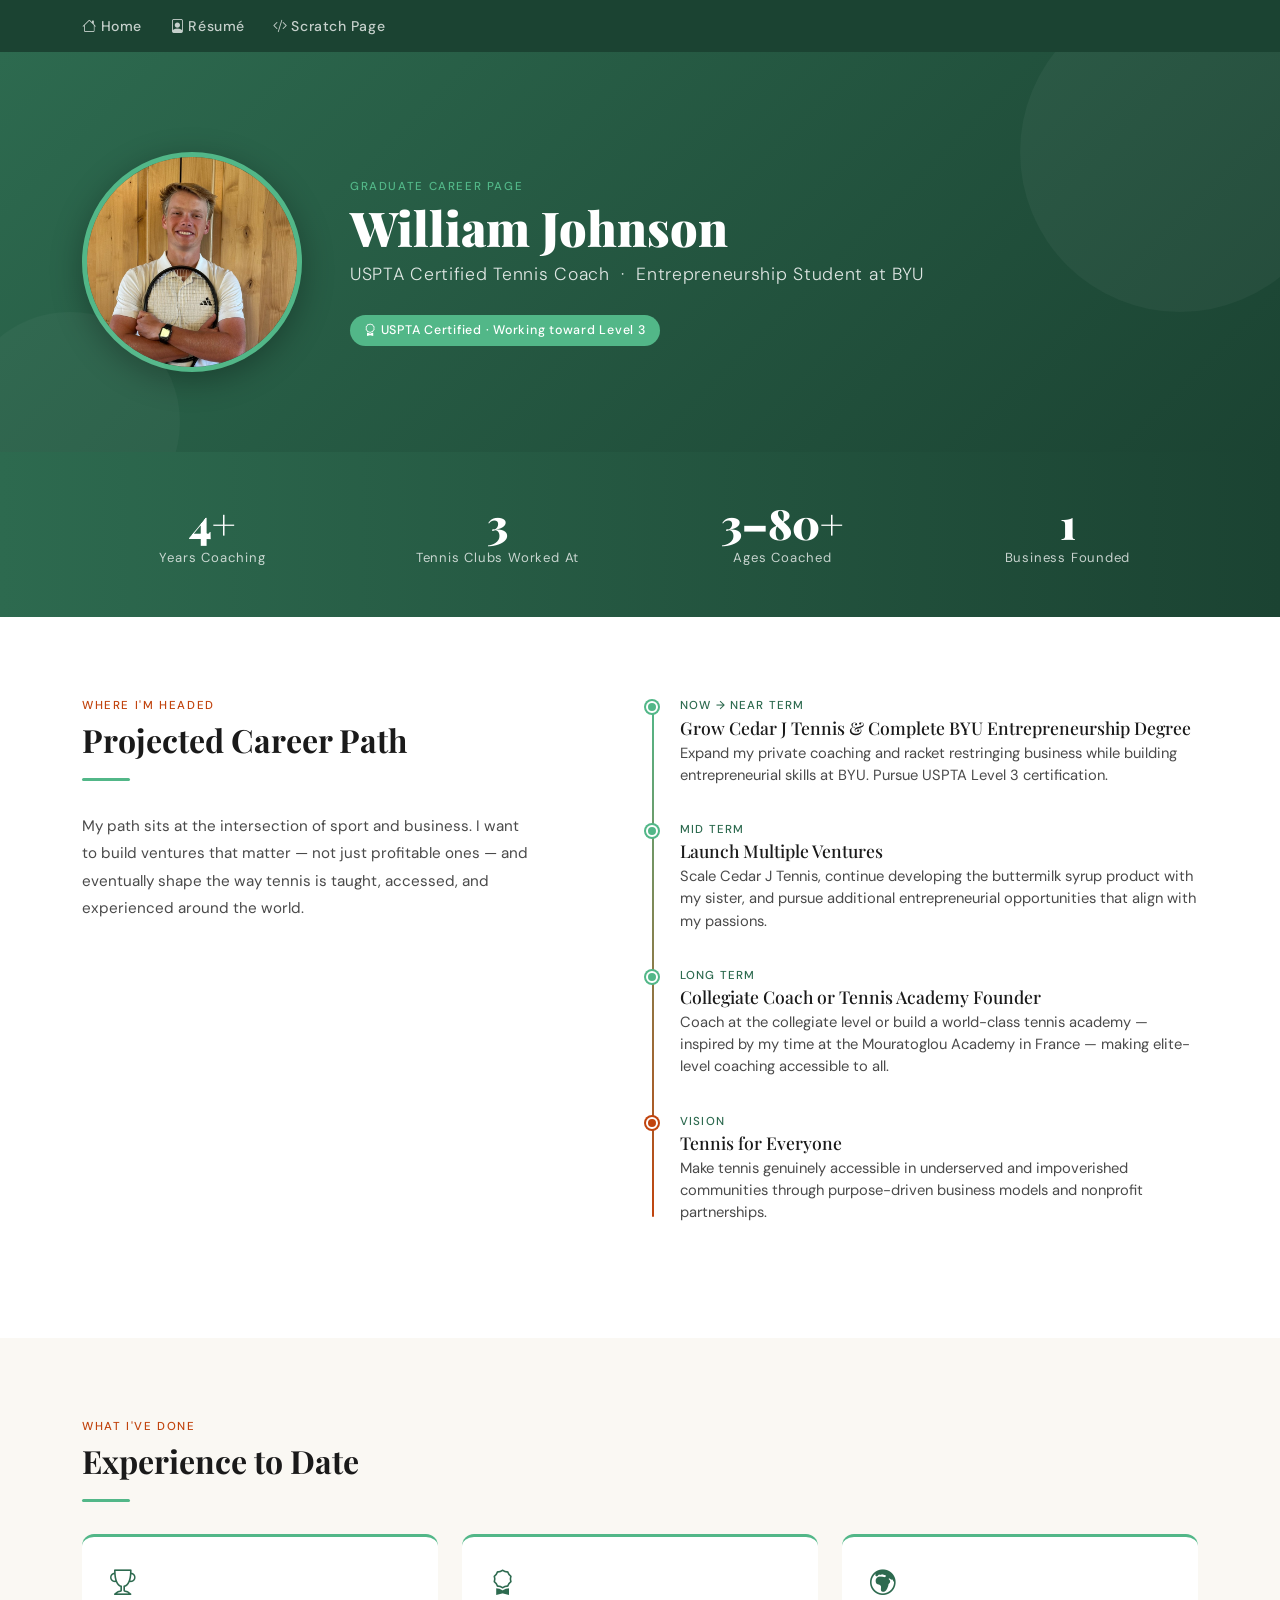
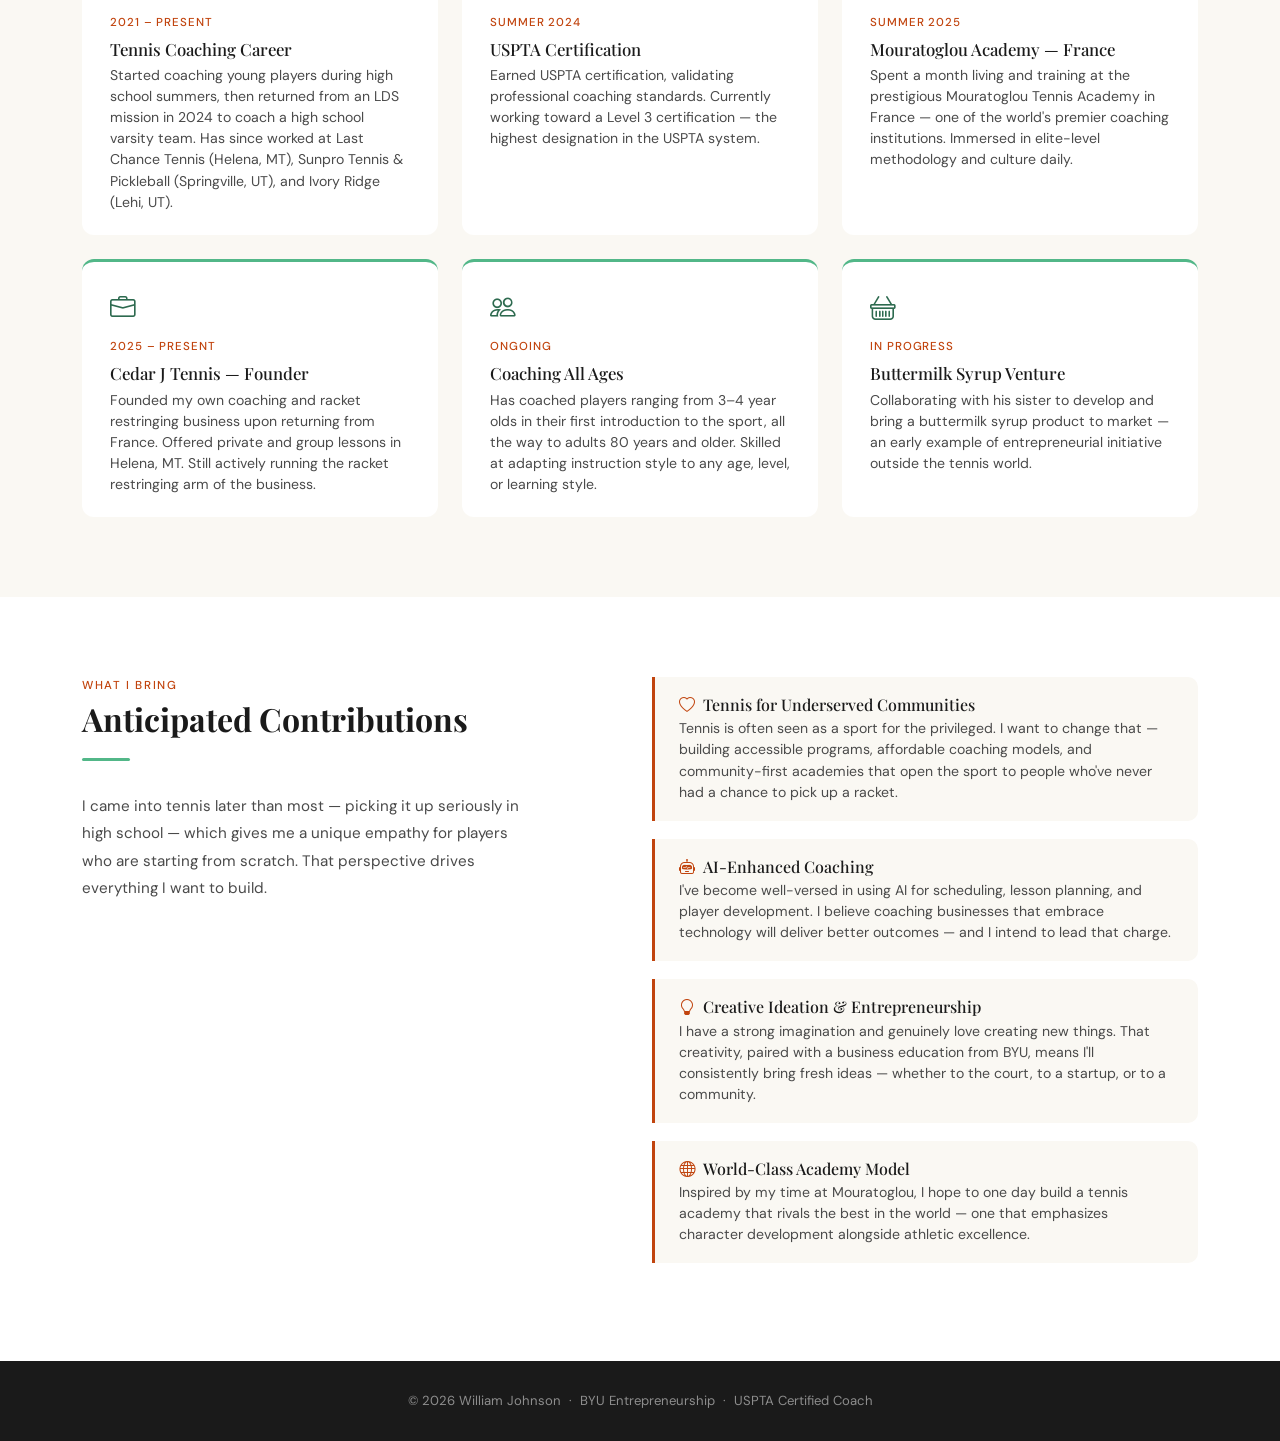
<file: career.html>
<!DOCTYPE html>
<html lang="en">
<head>
  <meta charset="UTF-8" />
  <meta name="viewport" content="width=device-width, initial-scale=1.0"/>
  <title>William Johnson — Career & Expertise</title>

  <!-- Bootstrap 5 -->
  <link href="https://cdn.jsdelivr.net/npm/bootstrap@5.3.2/dist/css/bootstrap.min.css" rel="stylesheet"/>
  <!-- Google Fonts -->
  <link href="https://fonts.googleapis.com/css2?family=Playfair+Display:wght@700;900&family=DM+Sans:wght@300;400;500&display=swap" rel="stylesheet"/>
  <!-- Bootstrap Icons -->
  <link href="https://cdn.jsdelivr.net/npm/bootstrap-icons@1.11.3/font/bootstrap-icons.min.css" rel="stylesheet"/>

  <style>
    :root {
      --green:  #2d6a4f;
      --green-light: #52b788;
      --clay:   #c1440e;
      --cream:  #faf8f3;
      --dark:   #1a1a1a;
      --mid:    #4a4a4a;
    }

    body {
      font-family: 'DM Sans', sans-serif;
      background-color: var(--cream);
      color: var(--dark);
    }

    h1, h2, h3, .display-font {
      font-family: 'Playfair Display', serif;
    }

    /* ── HERO ── */
    .hero {
      background: linear-gradient(135deg, var(--green) 0%, #1b4332 100%);
      color: #fff;
      padding: 100px 0 80px;
      position: relative;
      overflow: hidden;
    }
    .hero::before {
      content: '';
      position: absolute;
      top: -60px; right: -60px;
      width: 320px; height: 320px;
      border-radius: 50%;
      background: rgba(255,255,255,0.04);
    }
    .hero::after {
      content: '';
      position: absolute;
      bottom: -80px; left: -40px;
      width: 220px; height: 220px;
      border-radius: 50%;
      background: rgba(255,255,255,0.03);
    }
    .hero-photo {
      width: 220px;
      height: 220px;
      object-fit: cover;
      object-position: top;
      border-radius: 50%;
      border: 5px solid var(--green-light);
      box-shadow: 0 8px 32px rgba(0,0,0,0.3);
    }
    .hero-name {
      font-size: 3rem;
      font-weight: 900;
      line-height: 1.1;
      margin-bottom: 0.4rem;
    }
    .hero-sub {
      font-size: 1.1rem;
      font-weight: 300;
      opacity: 0.85;
      letter-spacing: 0.04em;
    }
    .badge-cert {
      background: var(--green-light);
      color: #fff;
      font-size: 0.78rem;
      font-weight: 500;
      letter-spacing: 0.06em;
      padding: 6px 14px;
      border-radius: 100px;
      display: inline-block;
      margin-top: 12px;
    }

    /* ── SECTION HEADERS ── */
    .section-label {
      font-size: 0.72rem;
      font-weight: 500;
      letter-spacing: 0.14em;
      text-transform: uppercase;
      color: var(--clay);
      margin-bottom: 6px;
    }
    .section-title {
      font-size: 2rem;
      font-weight: 700;
      margin-bottom: 1.2rem;
    }
    .divider-green {
      width: 48px;
      height: 3px;
      background: var(--green-light);
      border-radius: 2px;
      margin-bottom: 2rem;
    }

    /* ── CAREER PATH ── */
    .career-section {
      background: #fff;
      padding: 80px 0;
    }
    .timeline {
      position: relative;
      padding-left: 28px;
    }
    .timeline::before {
      content: '';
      position: absolute;
      left: 0; top: 6px; bottom: 6px;
      width: 2px;
      background: linear-gradient(to bottom, var(--green-light), var(--clay));
      border-radius: 2px;
    }
    .timeline-item {
      position: relative;
      margin-bottom: 2.2rem;
    }
    .timeline-item::before {
      content: '';
      position: absolute;
      left: -34px; top: 4px;
      width: 12px; height: 12px;
      border-radius: 50%;
      background: var(--green-light);
      border: 2px solid #fff;
      box-shadow: 0 0 0 2px var(--green-light);
    }
    .timeline-item:last-child::before {
      background: var(--clay);
      box-shadow: 0 0 0 2px var(--clay);
    }
    .timeline-step {
      font-size: 0.72rem;
      font-weight: 500;
      letter-spacing: 0.1em;
      text-transform: uppercase;
      color: var(--green);
      margin-bottom: 2px;
    }
    .timeline-item h5 {
      font-family: 'Playfair Display', serif;
      font-size: 1.1rem;
      margin-bottom: 4px;
    }
    .timeline-item p {
      font-size: 0.92rem;
      color: var(--mid);
      margin: 0;
    }

    /* ── EXPERIENCE ── */
    .experience-section {
      background: var(--cream);
      padding: 80px 0;
    }
    .exp-card {
      background: #fff;
      border-radius: 12px;
      padding: 28px 28px 22px;
      height: 100%;
      border-top: 3px solid var(--green-light);
      transition: transform 0.2s, box-shadow 0.2s;
    }
    .exp-card:hover {
      transform: translateY(-4px);
      box-shadow: 0 12px 32px rgba(0,0,0,0.08);
    }
    .exp-icon {
      font-size: 1.6rem;
      color: var(--green);
      margin-bottom: 10px;
    }
    .exp-card h5 {
      font-family: 'Playfair Display', serif;
      font-size: 1.05rem;
      margin-bottom: 6px;
    }
    .exp-card p {
      font-size: 0.88rem;
      color: var(--mid);
      margin: 0;
    }
    .exp-card .exp-date {
      font-size: 0.72rem;
      font-weight: 500;
      letter-spacing: 0.08em;
      text-transform: uppercase;
      color: var(--clay);
      margin-bottom: 8px;
    }

    /* ── HIGHLIGHT STAT STRIP ── */
    .stat-strip {
      background: linear-gradient(90deg, var(--green) 0%, #1b4332 100%);
      color: #fff;
      padding: 50px 0;
    }
    .stat-number {
      font-family: 'Playfair Display', serif;
      font-size: 2.6rem;
      font-weight: 900;
      line-height: 1;
    }
    .stat-label {
      font-size: 0.82rem;
      opacity: 0.75;
      letter-spacing: 0.06em;
      margin-top: 4px;
    }

    /* ── CONTRIBUTIONS ── */
    .contributions-section {
      background: #fff;
      padding: 80px 0;
    }
    .contrib-card {
      border-left: 3px solid var(--clay);
      padding: 18px 24px;
      background: var(--cream);
      border-radius: 0 10px 10px 0;
      margin-bottom: 18px;
    }
    .contrib-card h6 {
      font-family: 'Playfair Display', serif;
      font-size: 1rem;
      margin-bottom: 4px;
    }
    .contrib-card p {
      font-size: 0.88rem;
      color: var(--mid);
      margin: 0;
    }

    /* ── NAV ── */
    .topnav {
      background: #1b4332;
      padding: 14px 0;
    }
    .topnav a {
      color: rgba(255,255,255,0.75);
      text-decoration: none;
      font-size: 0.88rem;
      font-weight: 500;
      letter-spacing: 0.04em;
      margin-right: 24px;
      transition: color 0.15s;
    }
    .topnav a:hover { color: #fff; }

    /* ── FOOTER ── */
    footer {
      background: var(--dark);
      color: rgba(255,255,255,0.5);
      text-align: center;
      padding: 30px 0;
      font-size: 0.82rem;
    }

    @media (max-width: 576px) {
      .hero-name { font-size: 2.1rem; }
      .hero-photo { width: 160px; height: 160px; }
    }
  </style>
</head>
<body>

  <!-- Top Nav -->
  <nav class="topnav">
    <div class="container">
      <a href="index.html"><i class="bi bi-house me-1"></i>Home</a>
      <a href="resume.html"><i class="bi bi-file-person me-1"></i>Résumé</a>
      <a href="scratch.html"><i class="bi bi-code-slash me-1"></i>Scratch Page</a>
    </div>
  </nav>

  <!-- Hero -->
  <section class="hero">
    <div class="container">
      <div class="row align-items-center g-5">
        <div class="col-md-auto text-center text-md-start">
          <img src="william-johnson.jpeg" alt="William Johnson holding a tennis racket" class="hero-photo"/>
        </div>
        <div class="col-md">
          <p class="section-label" style="color: var(--green-light);">Graduate Career Page</p>
          <h1 class="hero-name">William Johnson</h1>
          <p class="hero-sub">USPTA Certified Tennis Coach &nbsp;·&nbsp; Entrepreneurship Student at BYU</p>
          <span class="badge-cert"><i class="bi bi-award me-1"></i>USPTA Certified · Working toward Level 3</span>
        </div>
      </div>
    </div>
  </section>

  <!-- Stat Strip -->
  <div class="stat-strip">
    <div class="container">
      <div class="row text-center g-4">
        <div class="col-6 col-md-3">
          <div class="stat-number">4+</div>
          <div class="stat-label">Years Coaching</div>
        </div>
        <div class="col-6 col-md-3">
          <div class="stat-number">3</div>
          <div class="stat-label">Tennis Clubs Worked At</div>
        </div>
        <div class="col-6 col-md-3">
          <div class="stat-number">3–80+</div>
          <div class="stat-label">Ages Coached</div>
        </div>
        <div class="col-6 col-md-3">
          <div class="stat-number">1</div>
          <div class="stat-label">Business Founded</div>
        </div>
      </div>
    </div>
  </div>

  <!-- Career Path -->
  <section class="career-section">
    <div class="container">
      <div class="row">
        <div class="col-lg-5 mb-5 mb-lg-0">
          <p class="section-label">Where I'm Headed</p>
          <h2 class="section-title">Projected Career Path</h2>
          <div class="divider-green"></div>
          <p style="color: var(--mid); font-size: 0.95rem; line-height: 1.8;">
            My path sits at the intersection of sport and business. I want to build ventures that matter — not just profitable ones — and eventually shape the way tennis is taught, accessed, and experienced around the world.
          </p>
        </div>
        <div class="col-lg-6 offset-lg-1">
          <div class="timeline">
            <div class="timeline-item">
              <div class="timeline-step">Now → Near Term</div>
              <h5>Grow Cedar J Tennis & Complete BYU Entrepreneurship Degree</h5>
              <p>Expand my private coaching and racket restringing business while building entrepreneurial skills at BYU. Pursue USPTA Level 3 certification.</p>
            </div>
            <div class="timeline-item">
              <div class="timeline-step">Mid Term</div>
              <h5>Launch Multiple Ventures</h5>
              <p>Scale Cedar J Tennis, continue developing the buttermilk syrup product with my sister, and pursue additional entrepreneurial opportunities that align with my passions.</p>
            </div>
            <div class="timeline-item">
              <div class="timeline-step">Long Term</div>
              <h5>Collegiate Coach or Tennis Academy Founder</h5>
              <p>Coach at the collegiate level or build a world-class tennis academy — inspired by my time at the Mouratoglou Academy in France — making elite-level coaching accessible to all.</p>
            </div>
            <div class="timeline-item">
              <div class="timeline-step">Vision</div>
              <h5>Tennis for Everyone</h5>
              <p>Make tennis genuinely accessible in underserved and impoverished communities through purpose-driven business models and nonprofit partnerships.</p>
            </div>
          </div>
        </div>
      </div>
    </div>
  </section>

  <!-- Experience -->
  <section class="experience-section">
    <div class="container">
      <p class="section-label">What I've Done</p>
      <h2 class="section-title">Experience to Date</h2>
      <div class="divider-green"></div>
      <div class="row g-4">

        <div class="col-md-6 col-lg-4">
          <div class="exp-card">
            <div class="exp-icon"><i class="bi bi-trophy"></i></div>
            <div class="exp-date">2021 – Present</div>
            <h5>Tennis Coaching Career</h5>
            <p>Started coaching young players during high school summers, then returned from an LDS mission in 2024 to coach a high school varsity team. Has since worked at Last Chance Tennis (Helena, MT), Sunpro Tennis & Pickleball (Springville, UT), and Ivory Ridge (Lehi, UT).</p>
          </div>
        </div>

        <div class="col-md-6 col-lg-4">
          <div class="exp-card">
            <div class="exp-icon"><i class="bi bi-award"></i></div>
            <div class="exp-date">Summer 2024</div>
            <h5>USPTA Certification</h5>
            <p>Earned USPTA certification, validating professional coaching standards. Currently working toward a Level 3 certification — the highest designation in the USPTA system.</p>
          </div>
        </div>

        <div class="col-md-6 col-lg-4">
          <div class="exp-card">
            <div class="exp-icon"><i class="bi bi-globe-europe-africa"></i></div>
            <div class="exp-date">Summer 2025</div>
            <h5>Mouratoglou Academy — France</h5>
            <p>Spent a month living and training at the prestigious Mouratoglou Tennis Academy in France — one of the world's premier coaching institutions. Immersed in elite-level methodology and culture daily.</p>
          </div>
        </div>

        <div class="col-md-6 col-lg-4">
          <div class="exp-card">
            <div class="exp-icon"><i class="bi bi-briefcase"></i></div>
            <div class="exp-date">2025 – Present</div>
            <h5>Cedar J Tennis — Founder</h5>
            <p>Founded my own coaching and racket restringing business upon returning from France. Offered private and group lessons in Helena, MT. Still actively running the racket restringing arm of the business.</p>
          </div>
        </div>

        <div class="col-md-6 col-lg-4">
          <div class="exp-card">
            <div class="exp-icon"><i class="bi bi-people"></i></div>
            <div class="exp-date">Ongoing</div>
            <h5>Coaching All Ages</h5>
            <p>Has coached players ranging from 3–4 year olds in their first introduction to the sport, all the way to adults 80 years and older. Skilled at adapting instruction style to any age, level, or learning style.</p>
          </div>
        </div>

        <div class="col-md-6 col-lg-4">
          <div class="exp-card">
            <div class="exp-icon"><i class="bi bi-basket"></i></div>
            <div class="exp-date">In Progress</div>
            <h5>Buttermilk Syrup Venture</h5>
            <p>Collaborating with his sister to develop and bring a buttermilk syrup product to market — an early example of entrepreneurial initiative outside the tennis world.</p>
          </div>
        </div>

      </div>
    </div>
  </section>

  <!-- Contributions -->
  <section class="contributions-section">
    <div class="container">
      <div class="row">
        <div class="col-lg-5 mb-5 mb-lg-0">
          <p class="section-label">What I Bring</p>
          <h2 class="section-title">Anticipated Contributions</h2>
          <div class="divider-green"></div>
          <p style="color: var(--mid); font-size: 0.95rem; line-height: 1.8;">
            I came into tennis later than most — picking it up seriously in high school — which gives me a unique empathy for players who are starting from scratch. That perspective drives everything I want to build.
          </p>
        </div>
        <div class="col-lg-6 offset-lg-1">
          <div class="contrib-card">
            <h6><i class="bi bi-heart me-2" style="color:var(--clay)"></i>Tennis for Underserved Communities</h6>
            <p>Tennis is often seen as a sport for the privileged. I want to change that — building accessible programs, affordable coaching models, and community-first academies that open the sport to people who've never had a chance to pick up a racket.</p>
          </div>
          <div class="contrib-card">
            <h6><i class="bi bi-robot me-2" style="color:var(--clay)"></i>AI-Enhanced Coaching</h6>
            <p>I've become well-versed in using AI for scheduling, lesson planning, and player development. I believe coaching businesses that embrace technology will deliver better outcomes — and I intend to lead that charge.</p>
          </div>
          <div class="contrib-card">
            <h6><i class="bi bi-lightbulb me-2" style="color:var(--clay)"></i>Creative Ideation & Entrepreneurship</h6>
            <p>I have a strong imagination and genuinely love creating new things. That creativity, paired with a business education from BYU, means I'll consistently bring fresh ideas — whether to the court, to a startup, or to a community.</p>
          </div>
          <div class="contrib-card">
            <h6><i class="bi bi-globe me-2" style="color:var(--clay)"></i>World-Class Academy Model</h6>
            <p>Inspired by my time at Mouratoglou, I hope to one day build a tennis academy that rivals the best in the world — one that emphasizes character development alongside athletic excellence.</p>
          </div>
        </div>
      </div>
    </div>
  </section>

  <!-- Footer -->
  <footer>
    <div class="container">
      <p class="mb-0">© 2026 William Johnson &nbsp;·&nbsp; BYU Entrepreneurship &nbsp;·&nbsp; USPTA Certified Coach</p>
    </div>
  </footer>

  <script src="https://cdn.jsdelivr.net/npm/bootstrap@5.3.2/dist/js/bootstrap.bundle.min.js"></script>
</body>
</html>
</file>
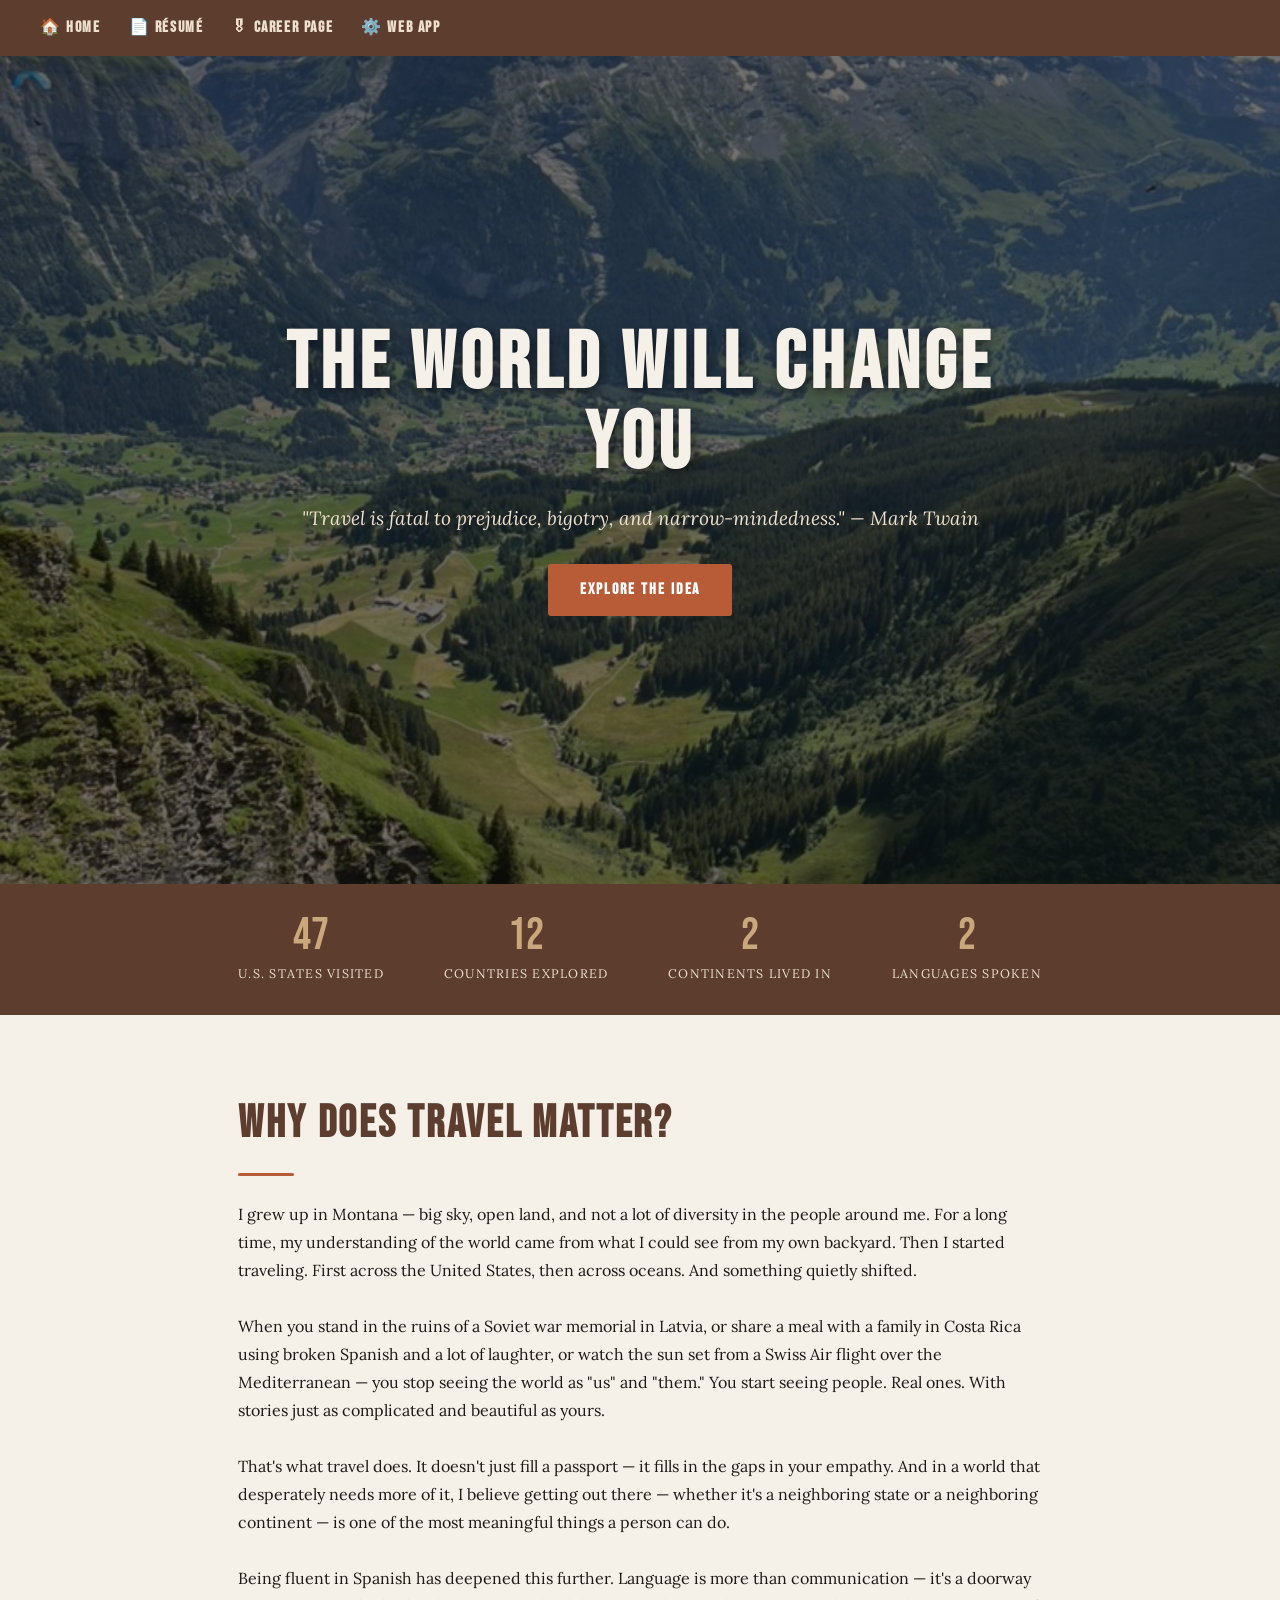
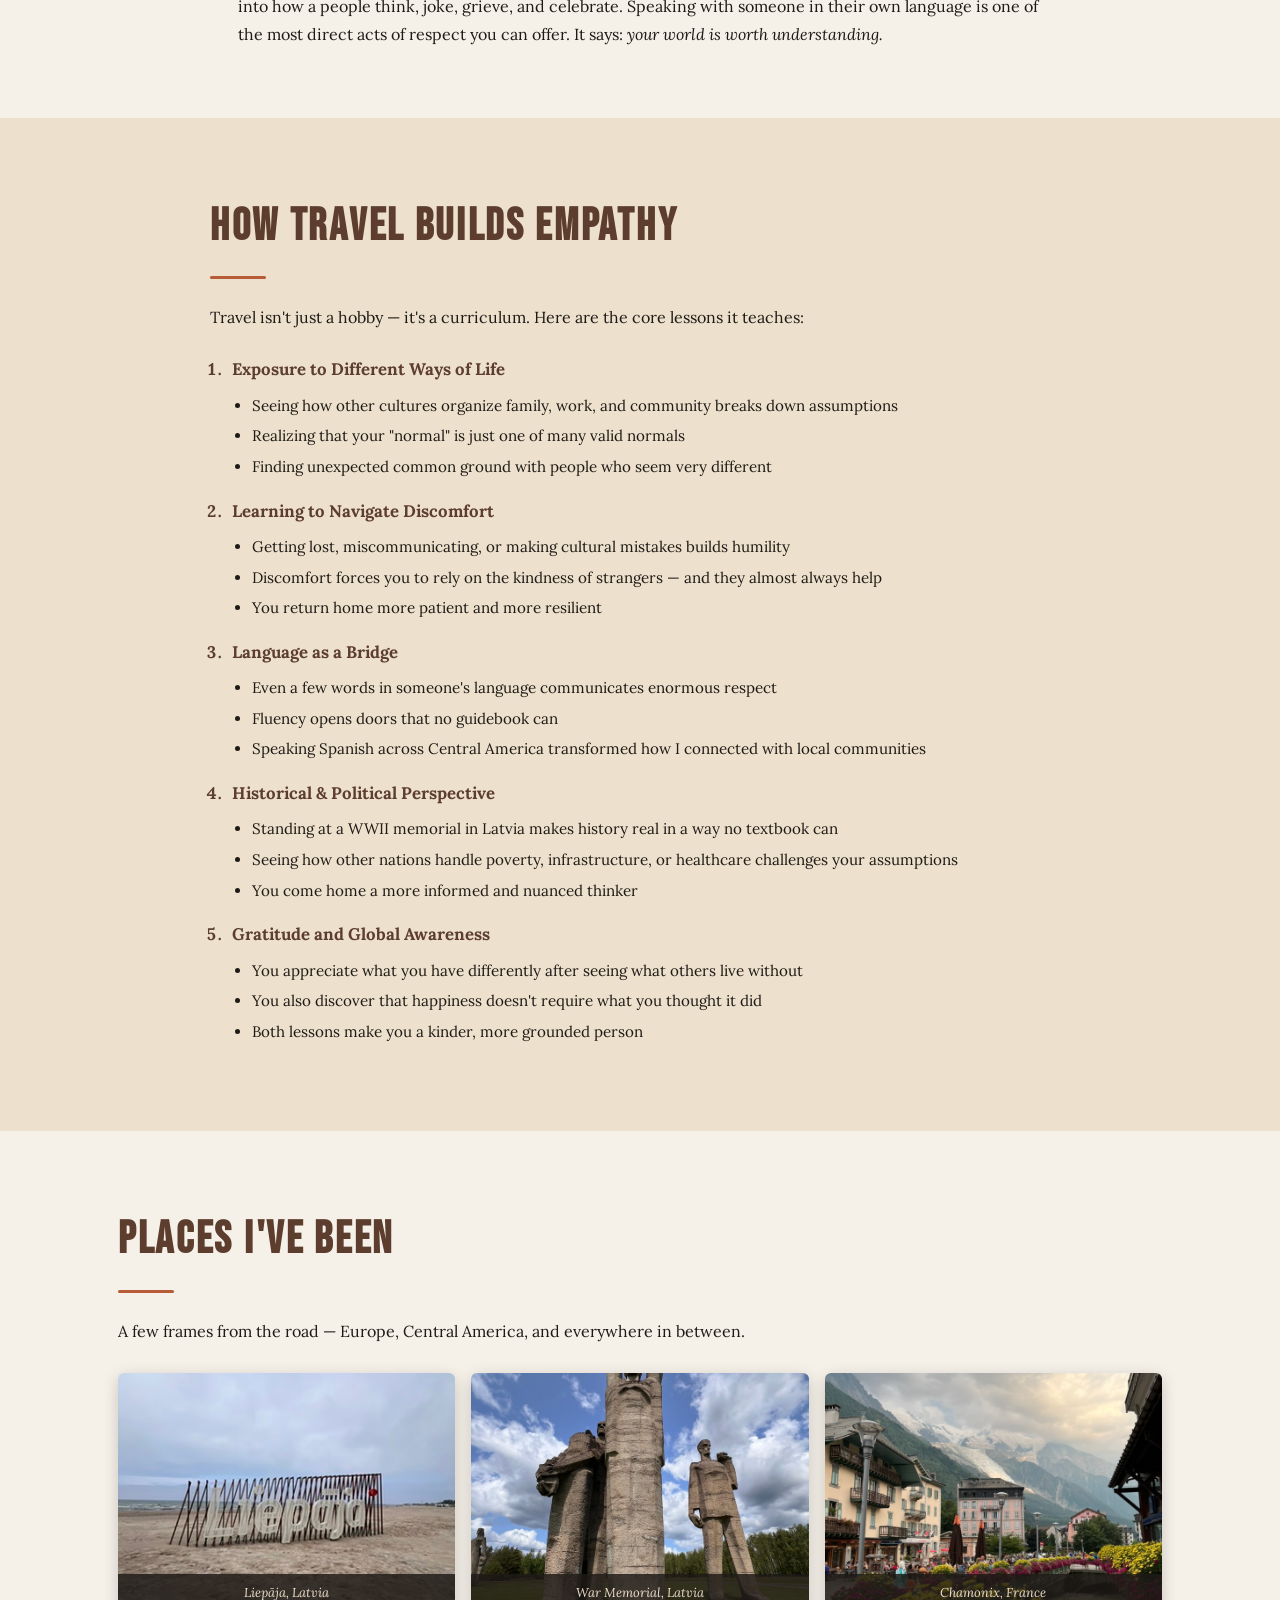
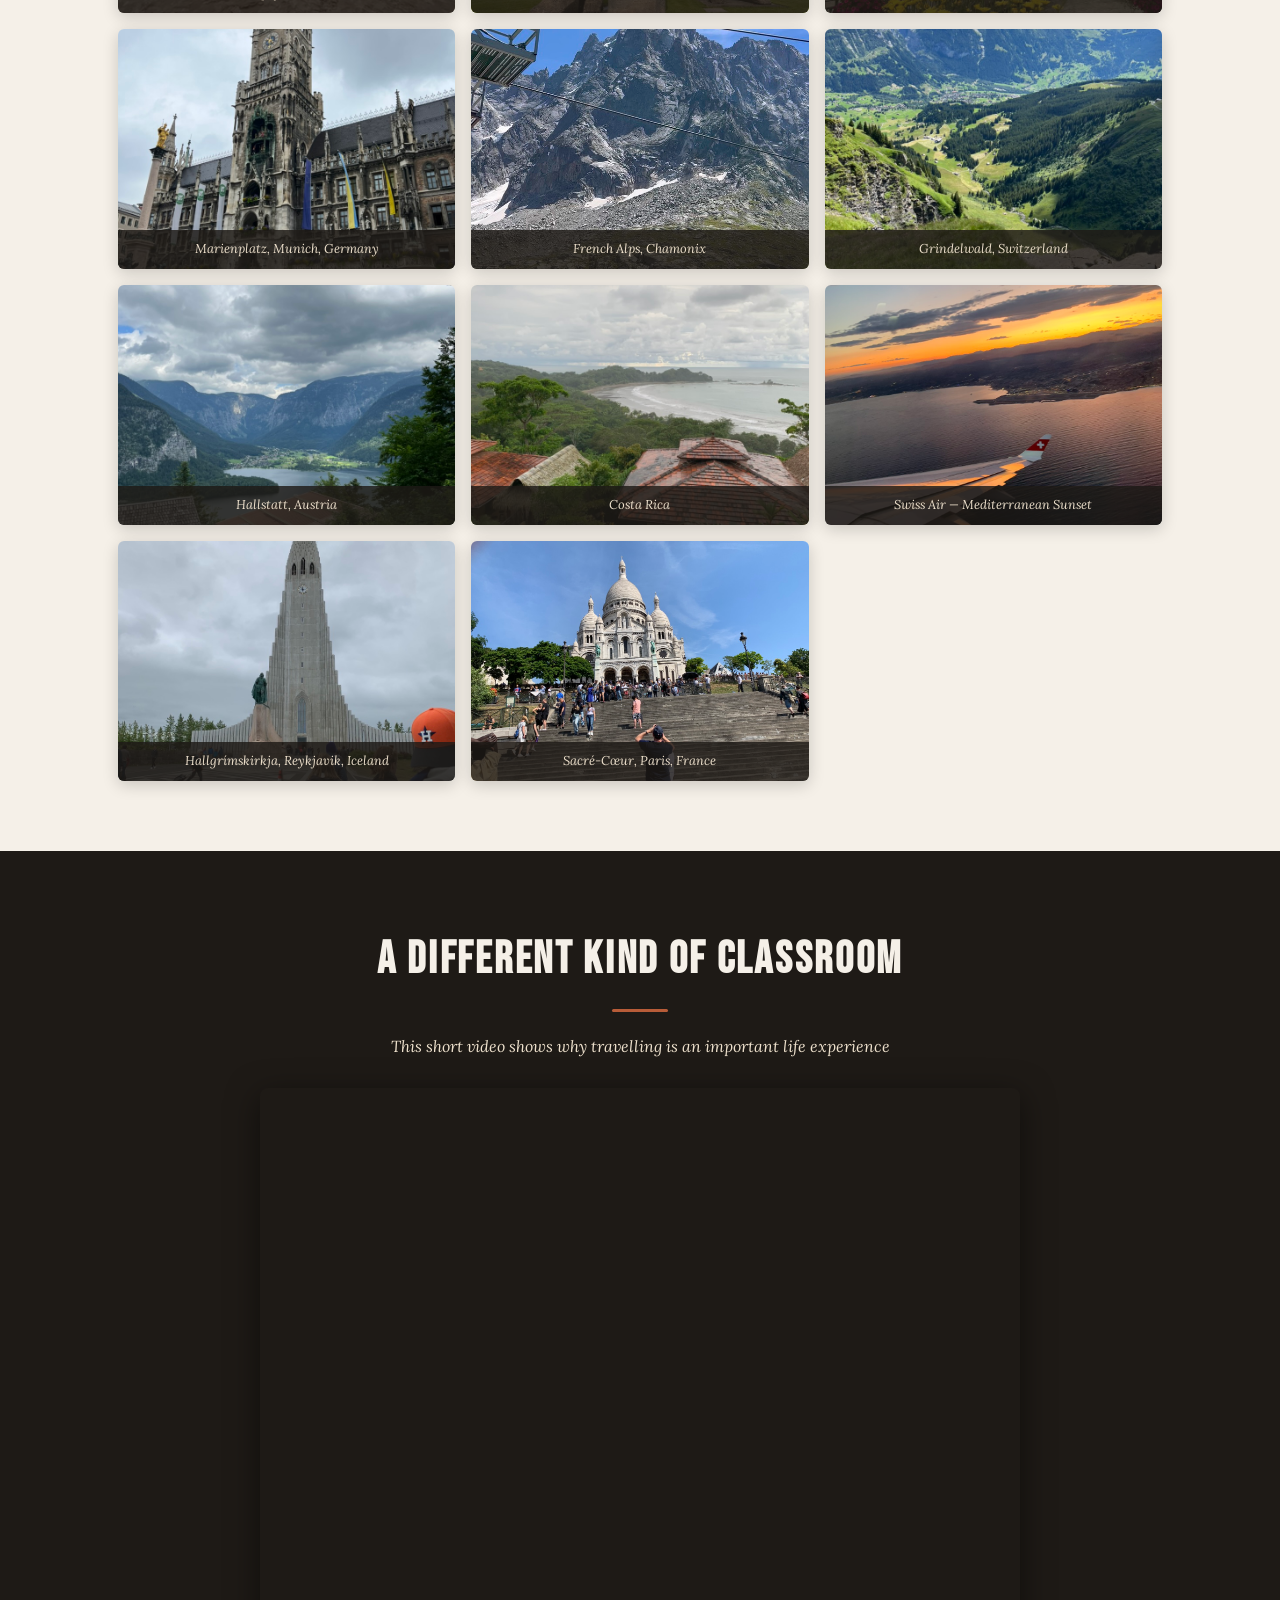
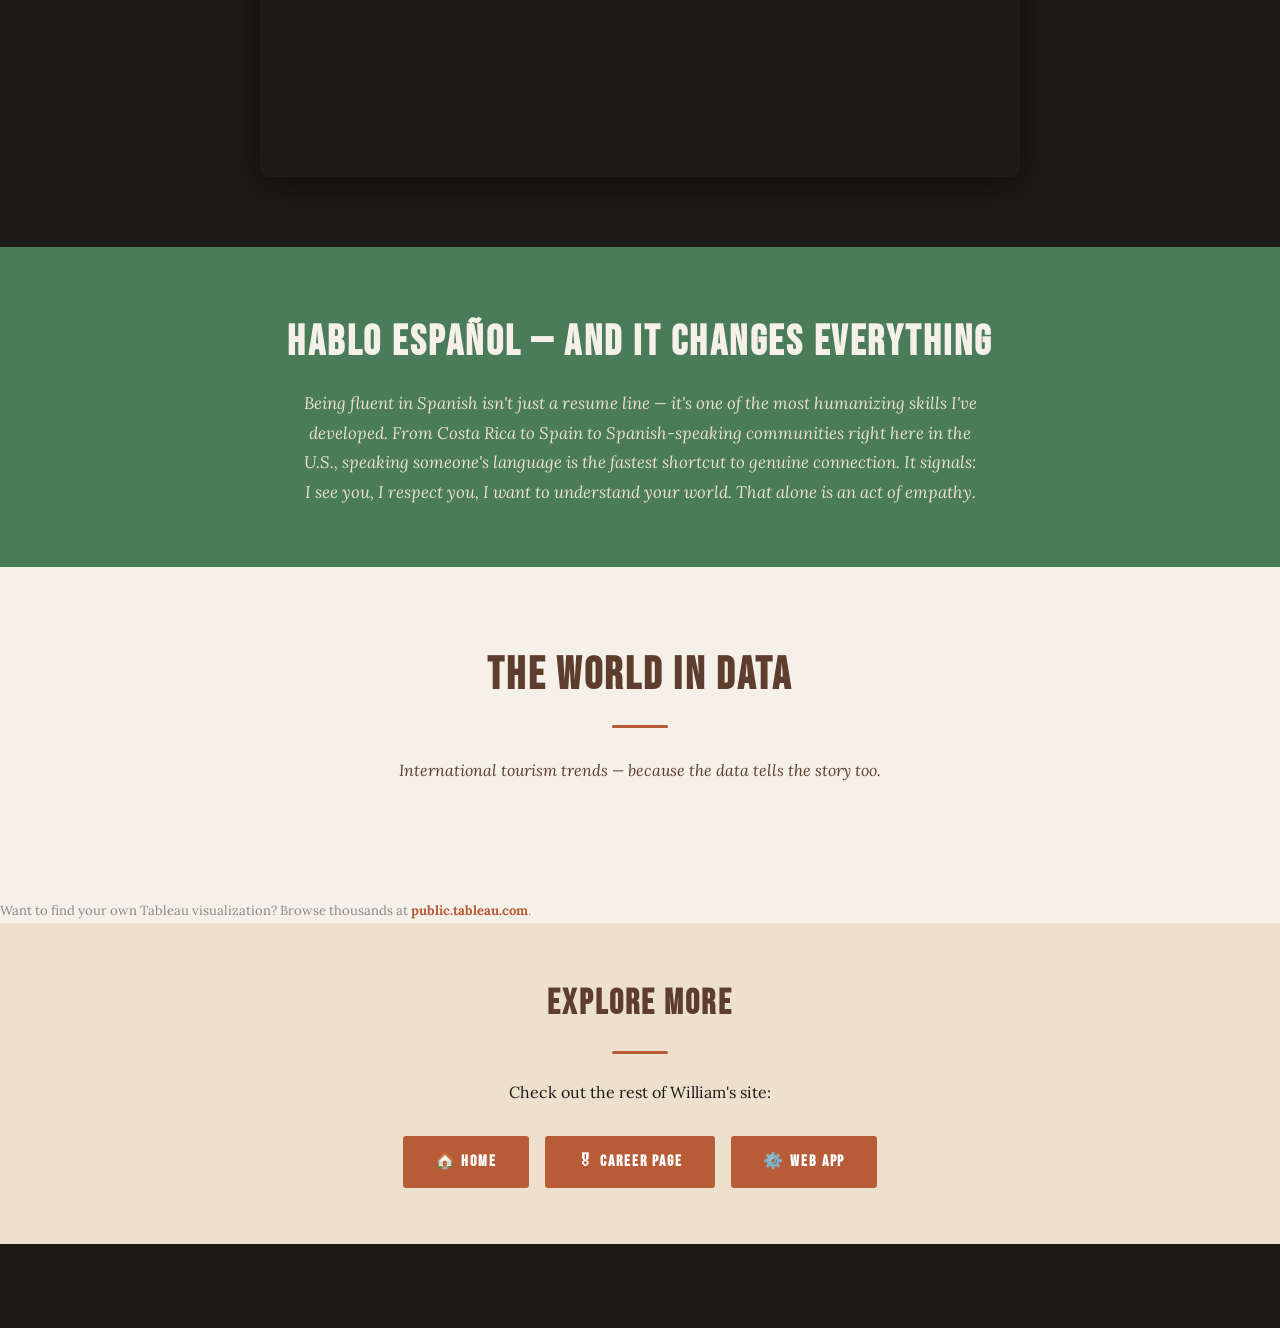
<file: scratch.html>
<!DOCTYPE html>
<html lang="en">

<head>
  <meta charset="UTF-8" />
  <meta name="viewport" content="width=device-width, initial-scale=1.0" />
  <title>Why Travel? — William Johnson</title>

  <!-- Google Fonts — loaded externally, not Bootstrap -->
  <link href="https://fonts.googleapis.com/css2?family=Bebas+Neue&family=Lora:ital,wght@0,400;0,700;1,400&display=swap"
    rel="stylesheet" />

  <!-- Custom stylesheet (scratch CSS — no Bootstrap) -->
  <link rel="stylesheet" href="scratch.css" />
</head>

<body>

  <!-- ── Navigation ── -->
  <div id="topnav">
    <a href="index.html">&#127968; Home</a>
    <a href="resume.html">&#128196; Résumé</a>
    <a href="career.html">&#127894; Career Page</a>
    <a href="app.html">&#9881;&#65039; Web App</a>
  </div>

  <!-- ── Hero ── -->
  <div id="hero">
    <div id="hero-content">
      <h1>The World Will Change You</h1>
      <p>"Travel is fatal to prejudice, bigotry, and narrow-mindedness." — Mark Twain</p>
      <a href="#why-travel" class="hero-btn">Explore the Idea</a>
    </div>
  </div>

  <!-- ── Stat Bar ── -->
  <div id="stat-bar">
    <div class="stat-item">
      <div class="stat-number">47</div>
      <div class="stat-label">U.S. States Visited</div>
    </div>
    <div class="stat-item">
      <div class="stat-number">12</div>
      <div class="stat-label">Countries Explored</div>
    </div>
    <div class="stat-item">
      <div class="stat-number">2</div>
      <div class="stat-label">Continents Lived In</div>
    </div>
    <div class="stat-item">
      <div class="stat-number">2</div>
      <div class="stat-label">Languages Spoken</div>
    </div>
  </div>

  <!-- ── Why Travel Section ── -->
  <!-- On-page anchor target -->
  <div id="why-travel">
    <h2>Why Does Travel Matter?</h2>
    <div class="section-rule"></div>
    <p>
      I grew up in Montana — big sky, open land, and not a lot of diversity in the people around me. For a long time, my
      understanding of the world came from what I could see from my own backyard. Then I started traveling. First across
      the United States, then across oceans. And something quietly shifted.
    </p>
    <br />
    <p>
      When you stand in the ruins of a Soviet war memorial in Latvia, or share a meal with a family in Costa Rica using
      broken Spanish and a lot of laughter, or watch the sun set from a Swiss Air flight over the Mediterranean — you
      stop seeing the world as "us" and "them." You start seeing people. Real ones. With stories just as complicated and
      beautiful as yours.
    </p>
    <br />
    <p>
      That's what travel does. It doesn't just fill a passport — it fills in the gaps in your empathy. And in a world
      that desperately needs more of it, I believe getting out there — whether it's a neighboring state or a neighboring
      continent — is one of the most meaningful things a person can do.
    </p>
    <br />
    <p>
      Being fluent in Spanish has deepened this further. Language is more than communication — it's a doorway into how a
      people think, joke, grieve, and celebrate. Speaking with someone in their own language is one of the most direct
      acts of respect you can offer. It says: <em>your world is worth understanding.</em>
    </p>
  </div>

  <!-- ── Benefits List (ordered list with nested unordered lists) ── -->
  <div id="benefits">
    <div id="benefits-inner">
      <h2>How Travel Builds Empathy</h2>
      <div class="section-rule"></div>
      <p>Travel isn't just a hobby — it's a curriculum. Here are the core lessons it teaches:</p>

      <ol class="benefit-list">
        <li>Exposure to Different Ways of Life
          <ul>
            <li>Seeing how other cultures organize family, work, and community breaks down assumptions</li>
            <li>Realizing that your "normal" is just one of many valid normals</li>
            <li>Finding unexpected common ground with people who seem very different</li>
          </ul>
        </li>
        <li>Learning to Navigate Discomfort
          <ul>
            <li>Getting lost, miscommunicating, or making cultural mistakes builds humility</li>
            <li>Discomfort forces you to rely on the kindness of strangers — and they almost always help</li>
            <li>You return home more patient and more resilient</li>
          </ul>
        </li>
        <li>Language as a Bridge
          <ul>
            <li>Even a few words in someone's language communicates enormous respect</li>
            <li>Fluency opens doors that no guidebook can</li>
            <li>Speaking Spanish across Central America transformed how I connected with local communities</li>
          </ul>
        </li>
        <li>Historical & Political Perspective
          <ul>
            <li>Standing at a WWII memorial in Latvia makes history real in a way no textbook can</li>
            <li>Seeing how other nations handle poverty, infrastructure, or healthcare challenges your assumptions</li>
            <li>You come home a more informed and nuanced thinker</li>
          </ul>
        </li>
        <li>Gratitude and Global Awareness
          <ul>
            <li>You appreciate what you have differently after seeing what others live without</li>
            <li>You also discover that happiness doesn't require what you thought it did</li>
            <li>Both lessons make you a kinder, more grounded person</li>
          </ul>
        </li>
      </ol>
    </div>
  </div>

  <!-- ── Photo Gallery ── -->
  <div id="gallery">
    <h2>Places I've Been</h2>
    <div class="section-rule"></div>
    <p>A few frames from the road — Europe, Central America, and everywhere in between.</p>

    <div class="photo-grid">
      <figure>
        <img src="travel-liepaja.jpeg" alt="Liepāja beach sign on the coast of Latvia" />
        <figcaption>Liepāja, Latvia</figcaption>
      </figure>
      <figure>
        <img src="travel-memorial.jpeg" alt="Soviet-era war memorial statues in Latvia" />
        <figcaption>War Memorial, Latvia</figcaption>
      </figure>
      <figure>
        <img src="travel-chamonix.jpeg"
          alt="Colorful flowers along a canal in Chamonix, France with Mont Blanc in the background" />
        <figcaption>Chamonix, France</figcaption>
      </figure>
      <figure>
        <img src="travel-munich.jpeg" alt="Marienplatz town hall tower in Munich, Germany" />
        <figcaption>Marienplatz, Munich, Germany</figcaption>
      </figure>
      <figure>
        <img src="travel-alps.jpeg" alt="View of Aiguille du Midi in the French Alps near Chamonix" />
        <figcaption>French Alps, Chamonix</figcaption>
      </figure>
      <figure>
        <img src="travel-grindelwald.jpeg" alt="Sweeping alpine valley view from above Grindelwald, Switzerland" />
        <figcaption>Grindelwald, Switzerland</figcaption>
      </figure>
      <figure>
        <img src="travel-hallstatt.jpeg" alt="Hallstatt lake and village seen from above in Austria" />
        <figcaption>Hallstatt, Austria</figcaption>
      </figure>
      <figure>
        <img src="travel-costarica.jpeg" alt="Lush jungle coastline in Costa Rica at dusk" />
        <figcaption>Costa Rica</figcaption>
      </figure>
      <figure>
        <img src="travel-sunset-flight.jpeg" alt="Sunset over the Mediterranean from a Swiss Air flight" />
        <figcaption>Swiss Air — Mediterranean Sunset</figcaption>
      </figure>
      <figure>
        <img src="travel-iceland.jpeg" alt="Hallgrímskirkja church in Reykjavik, Iceland" />
        <figcaption>Hallgrímskirkja, Reykjavik, Iceland</figcaption>
      </figure>
      <figure>
        <img src="travel-paris.jpeg" alt="Sacré-Cœur Basilica on a sunny day in Paris, France" />
        <figcaption>Sacré-Cœur, Paris, France</figcaption>
      </figure>
    </div>
  </div>

  <!-- ── YouTube Video ── -->
  <div id="video-section">
    <h2>A Different Kind of Classroom</h2>
    <div class="section-rule" style="margin: 10px auto 20px; background: var(--rust);"></div>
    <p>This short video shows why travelling is an important life experience </p>
    <div class="video-wrapper">
      <!-- Embedded YouTube video -->
      <iframe 
        width="100%" 
  height="450" 
  src="https://www.youtube.com/embed/kYXiegTXsEs" 
  title="The Value of Travel" 
  frameborder="0" 
  allowfullscreen>
      </iframe>
    </div>
  </div>

  <!-- ── Spanish Section ── -->
  <div id="spanish-section">
    <h2>Hablo Español — And It Changes Everything</h2>
    <p>
      Being fluent in Spanish isn't just a resume line — it's one of the most humanizing skills I've developed. From
      Costa Rica to Spain to Spanish-speaking communities right here in the U.S., speaking someone's language is the
      fastest shortcut to genuine connection. It signals: I see you, I respect you, I want to understand your world.
      That alone is an act of empathy.
    </p>
  </div>

  <!-- ── Tableau Section ── -->
  <div id="tableau-section">
    <h2>The World in Data</h2>
    <div class="section-rule" style="margin: 10px auto 28px;"></div>
    <p>International tourism trends — because the data tells the story too.</p>

    <!-- Tableau Public embed — placeholder visualization on world tourism -->
    <div class='tableauPlaceholder' id='viz1776787436658' style='position: relative'><noscript><a href='#'><img
            alt='The Travel Bug In Me '
            src='https:&#47;&#47;public.tableau.com&#47;static&#47;images&#47;Th&#47;TheTravelBugInMe&#47;TheTravelBugInMe&#47;1_rss.png'
            style='border: none' /></a></noscript><object class='tableauViz' style='display:none;'>
        <param name='host_url' value='https%3A%2F%2Fpublic.tableau.com%2F' />
        <param name='embed_code_version' value='3' />
        <param name='site_root' value='' />
        <param name='name' value='TheTravelBugInMe&#47;TheTravelBugInMe' />
        <param name='tabs' value='no' />
        <param name='toolbar' value='yes' />
        <param name='static_image'
          value='https:&#47;&#47;public.tableau.com&#47;static&#47;images&#47;Th&#47;TheTravelBugInMe&#47;TheTravelBugInMe&#47;1.png' />
        <param name='animate_transition' value='yes' />
        <param name='display_static_image' value='yes' />
        <param name='display_spinner' value='yes' />
        <param name='display_overlay' value='yes' />
        <param name='display_count' value='yes' />
        <param name='language' value='en-US' />
      </object></div>
    <script
      type='text/javascript'>                    var divElement = document.getElementById('viz1776787436658'); var vizElement = divElement.getElementsByTagName('object')[0]; vizElement.style.width = '1400px'; vizElement.style.height = '877px'; var scriptElement = document.createElement('script'); scriptElement.src = 'https://public.tableau.com/javascripts/api/viz_v1.js'; vizElement.parentNode.insertBefore(scriptElement, vizElement);                </script>
    <object class='tableauViz' style='display:none; width:100%; height:600px;'>
      <param name='host_url' value='https%3A%2F%2Fpublic.tableau.com%2F' />
      <param name='embed_code_version' value='3' />
      <param name='site_root' value='' />
      <param name='name' value='WorldTourism_17/Dashboard' />
      <param name='tabs' value='no' />
      <param name='toolbar' value='yes' />
      <param name='animate_transition' value='yes' />
      <param name='display_static_image' value='yes' />
      <param name='display_spinner' value='yes' />
      <param name='display_overlay' value='yes' />
      <param name='display_count' value='yes' />
      <param name='language' value='en-US' />
    </object>
  </div>
  <script type='text/javascript'>
    var divElement = document.getElementById('viz1');
    var vizElement = divElement.getElementsByTagName('object')[0];
    vizElement.style.width = '100%';
    vizElement.style.height = '650px';
    var scriptElement = document.createElement('script');
    scriptElement.src = 'https://public.tableau.com/javascripts/api/viz_v1.js';
    vizElement.parentNode.insertBefore(scriptElement, vizElement);
  </script>

  <p style="margin-top: 18px; font-size: 0.82rem; color: #888;">
    Want to find your own Tableau visualization? Browse thousands at
    <a href="https://public.tableau.com/app/discover" target="_blank">public.tableau.com</a>.
  </p>
  </div>

  <!-- ── Links section ── -->
  <div style="background: var(--light-tan); padding: 50px 28px; text-align: center;">
    <h2 style="font-size: 2.2rem; margin-bottom: 16px;">Explore More</h2>
    <div class="section-rule" style="margin: 0 auto 24px;"></div>
    <p style="margin-bottom: 24px;">Check out the rest of William's site:</p>
    <a href="index.html" class="hero-btn" style="margin: 6px;">&#127968; Home</a>
    <a href="career.html" class="hero-btn" style="margin: 6px;">&#127894; Career Page</a>
    <a href="app.html" class="hero-btn" style="margin: 6px;">&#9881;&#65039; Web App</a>
  </div>

  <!-- ── Footer ── -->
  <div id="footer">
    <p>© 2026 William Johnson &nbsp;·&nbsp; Built from scratch — no Bootstrap &nbsp;·&nbsp; 47 states, 12 countries, and
      counting</p>
  </div>

</body>

</html>
</file>
<file: scratch.css>
/* =============================================
   scratch.css — William Johnson Travel Page
   Custom stylesheet (no Bootstrap)
   ============================================= */

/* ── CSS Variables ── */
:root {
  --brown:      #5c3d2e;
  --tan:        #c9a87c;
  --cream:      #f5f0e8;
  --dark:       #1e1a16;
  --green:      #4a7c59;
  --rust:       #b85c38;
  --light-tan:  #ede0cc;
  --white:      #ffffff;
  --shadow:     rgba(0,0,0,0.18);
}

/* ── Reset & Base ── */
* {
  margin: 0;
  padding: 0;
  box-sizing: border-box;
}

body {
  font-family: 'Lora', Georgia, serif;
  background-color: var(--cream);
  color: var(--dark);
  line-height: 1.75;
}

/* ── Font color definitions ── */
h1, h2, h3 {
  font-family: 'Bebas Neue', 'Arial Narrow', sans-serif;
  color: var(--brown);
  letter-spacing: 0.06em;
}

p {
  font-family: 'Lora', Georgia, serif;
  color: var(--dark);
  font-size: 1rem;
}

a {
  color: var(--rust);
  text-decoration: none;
  font-weight: bold;
  transition: color 0.2s;
}

a:hover {
  color: var(--brown);
  text-decoration: underline;
}

/* ── Navigation ── */
#topnav {
  background-color: var(--brown);
  padding: 14px 40px;
  display: flex;
  gap: 28px;
  align-items: center;
  position: sticky;
  top: 0;
  z-index: 100;
}

#topnav a {
  color: var(--light-tan);
  font-family: 'Bebas Neue', sans-serif;
  font-size: 1rem;
  letter-spacing: 0.1em;
  text-decoration: none;
}

#topnav a:hover {
  color: var(--white);
  text-decoration: none;
}

/* ── Hero div ── */
#hero {
  background-color: var(--dark);
  background-image: url('travel-grindelwald.jpeg');
  background-size: cover;
  background-position: center 30%;
  min-height: 92vh;
  display: flex;
  align-items: center;
  justify-content: center;
  text-align: center;
  position: relative;
}

#hero::before {
  content: '';
  position: absolute;
  inset: 0;
  background: rgba(20, 14, 8, 0.58);
}

#hero-content {
  position: relative;
  z-index: 2;
  max-width: 760px;
  padding: 40px 24px;
}

#hero-content h1 {
  font-size: 5rem;
  color: var(--cream);
  line-height: 1;
  margin-bottom: 18px;
  text-shadow: 2px 4px 12px rgba(0,0,0,0.5);
}

#hero-content p {
  font-size: 1.2rem;
  color: var(--light-tan);
  font-style: italic;
  margin-bottom: 28px;
}

.hero-btn {
  display: inline-block;
  background-color: var(--rust);
  color: var(--white);
  font-family: 'Bebas Neue', sans-serif;
  font-size: 1rem;
  letter-spacing: 0.12em;
  padding: 12px 32px;
  border-radius: 3px;
  text-decoration: none;
  transition: background 0.2s;
}

.hero-btn:hover {
  background-color: var(--tan);
  color: var(--dark);
  text-decoration: none;
}

/* ── Stat bar ── */
#stat-bar {
  background-color: var(--brown);
  display: flex;
  justify-content: center;
  gap: 60px;
  padding: 30px 20px;
  flex-wrap: wrap;
}

.stat-item {
  text-align: center;
}

.stat-number {
  font-family: 'Bebas Neue', sans-serif;
  font-size: 2.8rem;
  color: var(--tan);
  line-height: 1;
}

.stat-label {
  font-size: 0.78rem;
  color: var(--light-tan);
  letter-spacing: 0.1em;
  text-transform: uppercase;
  margin-top: 4px;
}

/* ── Main content sections ── */
#why-travel {
  max-width: 860px;
  margin: 70px auto;
  padding: 0 28px;
}

#why-travel h2 {
  font-size: 2.8rem;
  margin-bottom: 6px;
}

.section-rule {
  width: 56px;
  height: 3px;
  background: var(--rust);
  border-radius: 2px;
  margin: 10px 0 24px;
}

/* ── Benefits list ── */
#benefits {
  background-color: var(--light-tan);
  padding: 70px 28px;
}

#benefits-inner {
  max-width: 860px;
  margin: 0 auto;
}

#benefits h2 {
  font-size: 2.8rem;
  margin-bottom: 6px;
}

/* Ordered list with embedded unordered lists */
ol.benefit-list {
  margin-top: 24px;
  padding-left: 22px;
  font-family: 'Lora', Georgia, serif;
}

ol.benefit-list > li {
  font-size: 1.05rem;
  font-weight: bold;
  color: var(--brown);
  margin-bottom: 16px;
}

ol.benefit-list > li > ul {
  margin-top: 8px;
  padding-left: 20px;
  list-style-type: disc;
}

ol.benefit-list > li > ul > li {
  font-weight: normal;
  color: var(--dark);
  font-size: 0.95rem;
  margin-bottom: 4px;
}

/* ── Photo gallery div ── */
#gallery {
  padding: 70px 28px;
  max-width: 1100px;
  margin: 0 auto;
}

#gallery h2 {
  font-size: 2.8rem;
  margin-bottom: 6px;
}

.photo-grid {
  display: grid;
  grid-template-columns: repeat(auto-fill, minmax(280px, 1fr));
  gap: 16px;
  margin-top: 28px;
}

.photo-grid figure {
  margin: 0;
  overflow: hidden;
  border-radius: 6px;
  box-shadow: 0 4px 16px var(--shadow);
  position: relative;
}

.photo-grid figure img {
  width: 100%;
  height: 240px;
  object-fit: cover;
  display: block;
  transition: transform 0.4s ease;
}

.photo-grid figure:hover img {
  transform: scale(1.05);
}

.photo-grid figcaption {
  background: rgba(30,26,22,0.82);
  color: var(--light-tan);
  font-size: 0.8rem;
  font-style: italic;
  text-align: center;
  padding: 8px 10px;
  position: absolute;
  bottom: 0;
  width: 100%;
  font-family: 'Lora', Georgia, serif;
}

/* ── YouTube section ── */
#video-section {
  background-color: var(--dark);
  padding: 70px 28px;
  text-align: center;
}

#video-section h2 {
  font-size: 2.8rem;
  color: var(--cream);
  margin-bottom: 6px;
}

#video-section p {
  color: var(--light-tan);
  font-style: italic;
  margin-bottom: 28px;
  max-width: 640px;
  margin-left: auto;
  margin-right: auto;
}

.video-wrapper {
  max-width: 760px;
  margin: 0 auto;
  border-radius: 8px;
  overflow: hidden;
  box-shadow: 0 8px 32px rgba(0,0,0,0.5);
  position: relative;
  padding-bottom: 56.25%;
  height: 0;
}

.video-wrapper iframe {
  position: absolute;
  top: 0; left: 0;
  width: 100%;
  height: 100%;
  border: 0;
}

/* ── Tableau section ── */
#tableau-section {
  padding: 70px 28px;
  max-width: 1000px;
  margin: 0 auto;
  text-align: center;
}

#tableau-section h2 {
  font-size: 2.8rem;
  margin-bottom: 6px;
}

#tableau-section p {
  margin-bottom: 28px;
  font-style: italic;
  color: var(--brown);
}

/* ── Spanish section ── */
#spanish-section {
  background-color: var(--green);
  padding: 60px 28px;
  text-align: center;
}

#spanish-section h2 {
  color: var(--cream);
  font-size: 2.6rem;
  margin-bottom: 10px;
}

#spanish-section p {
  color: var(--light-tan);
  max-width: 680px;
  margin: 0 auto;
  font-style: italic;
  font-size: 1.05rem;
}

/* ── Footer ── */
#footer {
  background-color: var(--dark);
  color: rgba(255,255,255,0.45);
  text-align: center;
  padding: 28px 20px;
  font-size: 0.82rem;
  font-family: 'Lora', Georgia, serif;
}

/* ── Responsive ── */
@media (max-width: 600px) {
  #hero-content h1 { font-size: 3rem; }
  #stat-bar { gap: 30px; }
  .photo-grid { grid-template-columns: 1fr; }
}
</file>
